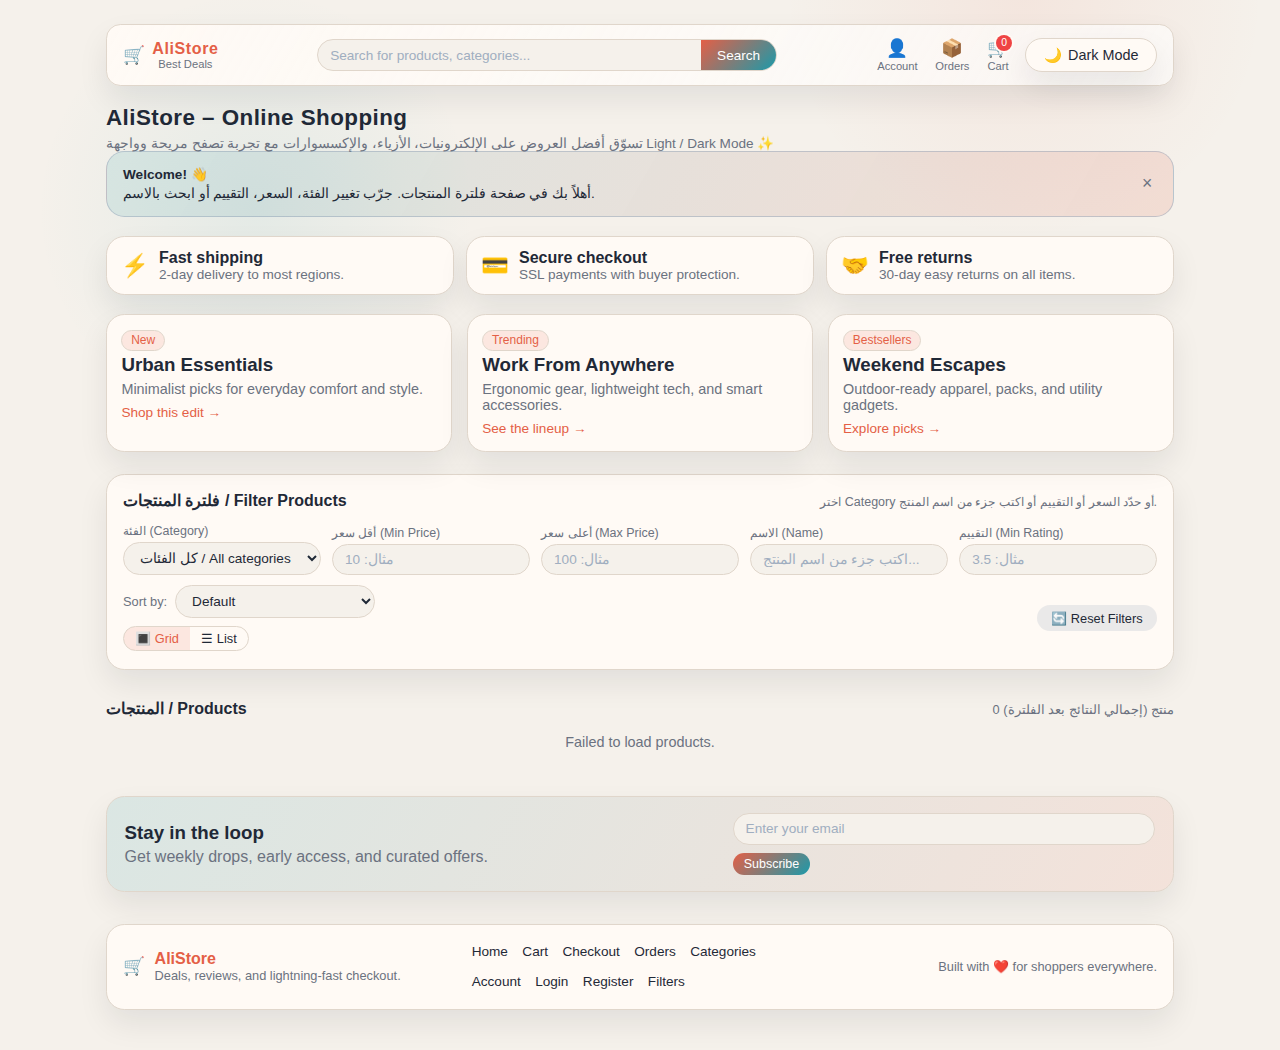
<file: index.html>
<!DOCTYPE html>
<html lang="en">
  <head>
    <meta charset="UTF-8" />
    <title>Products Filtering & UI</title>
    <meta name="viewport" content="width=device-width, initial-scale=1" />
    <link rel="stylesheet" href="style.css" />
  </head>
  <body>
    <div class="app">
      <nav class="navbar">
        <a class="navbar-left navbar-logo-link" href="index.html" aria-label="Go to home">
          <span class="navbar-logo">🛒</span>
          <div class="navbar-brand">
            <span class="navbar-brand-main">AliStore</span>
            <span class="navbar-brand-sub">Best Deals</span>
          </div>
        </a>

        <div class="navbar-center">
          <div class="navbar-search">
            <input
              type="text"
              id="navbarSearch"
              class="navbar-search-input"
              placeholder="Search for products, categories..."
            />
            <button id="navbarSearchBtn" class="navbar-search-btn">
              Search
            </button>
          </div>
        </div>

        <div class="navbar-right">
          <a class="navbar-action" href="account.html">
            <span class="navbar-action-icon">👤</span>
            <span class="navbar-action-text">Account</span>
          </a>
          <a class="navbar-action" href="orders.html">
            <span class="navbar-action-icon">📦</span>
            <span class="navbar-action-text">Orders</span>
          </a>
          <a class="navbar-action" href="cart.html" id="cartButton">
            <span class="navbar-action-icon">🛒</span>
            <span class="navbar-action-text">Cart</span>
            <span class="cart-count-badge" id="cartCount" hidden>0</span>
          </a>
          <button id="modeToggle" class="mode-toggle">
            <span class="mode-toggle-icon">🌙</span>
            <span id="modeToggleText">Dark Mode</span>
          </button>
        </div>
      </nav>

      <header>
        <div class="title-group">
          <h1>AliStore – Online Shopping</h1>
          <p>
            تسوّق أفضل العروض على الإلكترونيات، الأزياء، والإكسسوارات مع تجربة
            تصفح مريحة وواجهة Light / Dark Mode ✨
          </p>
        </div>
      </header>

      <!-- Welcome Message -->
      <div class="welcome-banner" id="welcomeBanner">
        <div class="welcome-banner-text">
          <strong>Welcome!</strong> 👋
          <br />
          أهلاً بك في صفحة فلترة المنتجات. جرّب تغيير الفئة، السعر، التقييم أو
          ابحث بالاسم.
        </div>
        <button
          class="welcome-close-btn"
          id="closeWelcomeBtn"
          aria-label="Close"
        >
          ×
        </button>
      </div>

      <section class="advantages-bar" aria-label="Store advantages">
        <div class="advantage-item">
          <span class="advantage-icon">⚡</span>
          <div>
            <div class="advantage-title">Fast shipping</div>
            <div class="advantage-desc">2-day delivery to most regions.</div>
          </div>
        </div>
        <div class="advantage-item">
          <span class="advantage-icon">💳</span>
          <div>
            <div class="advantage-title">Secure checkout</div>
            <div class="advantage-desc">SSL payments with buyer protection.</div>
          </div>
        </div>
        <div class="advantage-item">
          <span class="advantage-icon">🤝</span>
          <div>
            <div class="advantage-title">Free returns</div>
            <div class="advantage-desc">30-day easy returns on all items.</div>
          </div>
        </div>
      </section>

      <section class="collection-grid" aria-label="Featured collections">
        <article class="collection-card">
          <div class="collection-label">New</div>
          <h3>Urban Essentials</h3>
          <p>Minimalist picks for everyday comfort and style.</p>
          <a href="#products" class="btn-ghost-link">Shop this edit →</a>
        </article>
        <article class="collection-card">
          <div class="collection-label">Trending</div>
          <h3>Work From Anywhere</h3>
          <p>Ergonomic gear, lightweight tech, and smart accessories.</p>
          <a href="#products" class="btn-ghost-link">See the lineup →</a>
        </article>
        <article class="collection-card">
          <div class="collection-label">Bestsellers</div>
          <h3>Weekend Escapes</h3>
          <p>Outdoor-ready apparel, packs, and utility gadgets.</p>
          <a href="#products" class="btn-ghost-link">Explore picks →</a>
        </article>
      </section>

      <!-- Filters -->
      <section class="filters-card" id="filters">
        <div class="filters-header">
          <h2>فلترة المنتجات / Filter Products</h2>
          <p>
            اختر Category أو حدّد السعر أو التقييم أو اكتب جزء من اسم المنتج.
          </p>
        </div>

        <div class="filters-grid">
          <div class="filter-group">
            <label for="categoryFilter">الفئة (Category)</label>
            <select id="categoryFilter" class="filter-select">
              <option value="">كل الفئات / All categories</option>
            </select>
          </div>

          <div class="filter-group">
            <label for="minPrice">أقل سعر (Min Price)</label>
            <input
              type="number"
              id="minPrice"
              class="filter-input"
              placeholder="مثال: 10"
              min="0"
            />
          </div>

          <div class="filter-group">
            <label for="maxPrice">أعلى سعر (Max Price)</label>
            <input
              type="number"
              id="maxPrice"
              class="filter-input"
              placeholder="مثال: 100"
              min="0"
            />
          </div>

          <div class="filter-group">
            <label for="nameFilter">الاسم (Name)</label>
            <input
              type="text"
              id="nameFilter"
              class="filter-input"
              placeholder="اكتب جزء من اسم المنتج..."
            />
          </div>

          <!-- Rating Filter -->
          <div class="filter-group">
            <label for="ratingFilter">التقييم (Min Rating)</label>
            <input
              type="number"
              id="ratingFilter"
              class="filter-input"
              placeholder="مثال: 3.5"
              min="0"
              max="5"
              step="0.1"
            />
          </div>
        </div>

        <div class="filters-actions">
          <div class="filters-actions-left">
            <span>Sort by:</span>
            <select
              id="sortSelect"
              class="filter-select"
              style="max-width: 200px"
            >
              <option value="">Default</option>
              <option value="price-asc">Price: Low → High</option>
              <option value="price-desc">Price: High → Low</option>
              <option value="rating-desc">Rating: High → Low</option>
              <option value="name-asc">Name: A → Z</option>
            </select>

            <div class="view-toggle">
              <button id="gridViewBtn" class="view-btn is-active" type="button">
                🔳 Grid
              </button>
              <button id="listViewBtn" class="view-btn" type="button">
                ☰ List
              </button>
            </div>
          </div>

          <div class="filters-actions-right">
            <button class="btn-reset" id="resetFiltersBtn">
              🔄 Reset Filters
            </button>
          </div>
        </div>
      </section>

      <!-- Products -->
      <section id="products">
        <div class="products-section-header">
          <h2>المنتجات / Products</h2>
          <p class="products-count">
            <span id="productsCount">0</span> منتج (إجمالي النتائج بعد الفلترة)
          </p>
        </div>

        <div id="loadingMessage" class="loading">Loading products...</div>
        <div id="productsContainer" class="products-grid"></div>
        <div id="emptyState" class="empty-state" hidden>
          لا توجد منتجات مطابقة للفلترة الحالية. جرّب تغيير الشروط.
        </div>
        <div id="pagination" class="pagination"></div>
      </section>

      <section class="newsletter-card" aria-label="Newsletter signup">
        <div>
          <h3>Stay in the loop</h3>
          <p>Get weekly drops, early access, and curated offers.</p>
        </div>
        <form class="newsletter-form">
          <input
            type="email"
            name="email"
            placeholder="Enter your email"
            required
            class="filter-input"
          />
          <button type="submit" class="btn-add-cart">Subscribe</button>
        </form>
      </section>

      <footer class="site-footer">
        <div class="footer-brand">
          <span class="navbar-logo">🛒</span>
          <div>
            <div class="footer-title">AliStore</div>
            <div class="footer-subtitle">Deals, reviews, and lightning-fast checkout.</div>
          </div>
        </div>
        <div class="footer-links">
          <a href="index.html">Home</a>
          <a href="cart.html">Cart</a>
          <a href="payment.html">Checkout</a>
          <a href="orders.html">Orders</a>
          <a href="categories.html">Categories</a>
          <a href="account.html">Account</a>
          <a href="login.html">Login</a>
          <a href="register.html">Register</a>
          <a href="#filters">Filters</a>
        </div>
        <div class="footer-note">Built with ❤️ for shoppers everywhere.</div>
      </footer>
    </div>

    <script src="script.js"></script>
  </body>
</html>
</file>
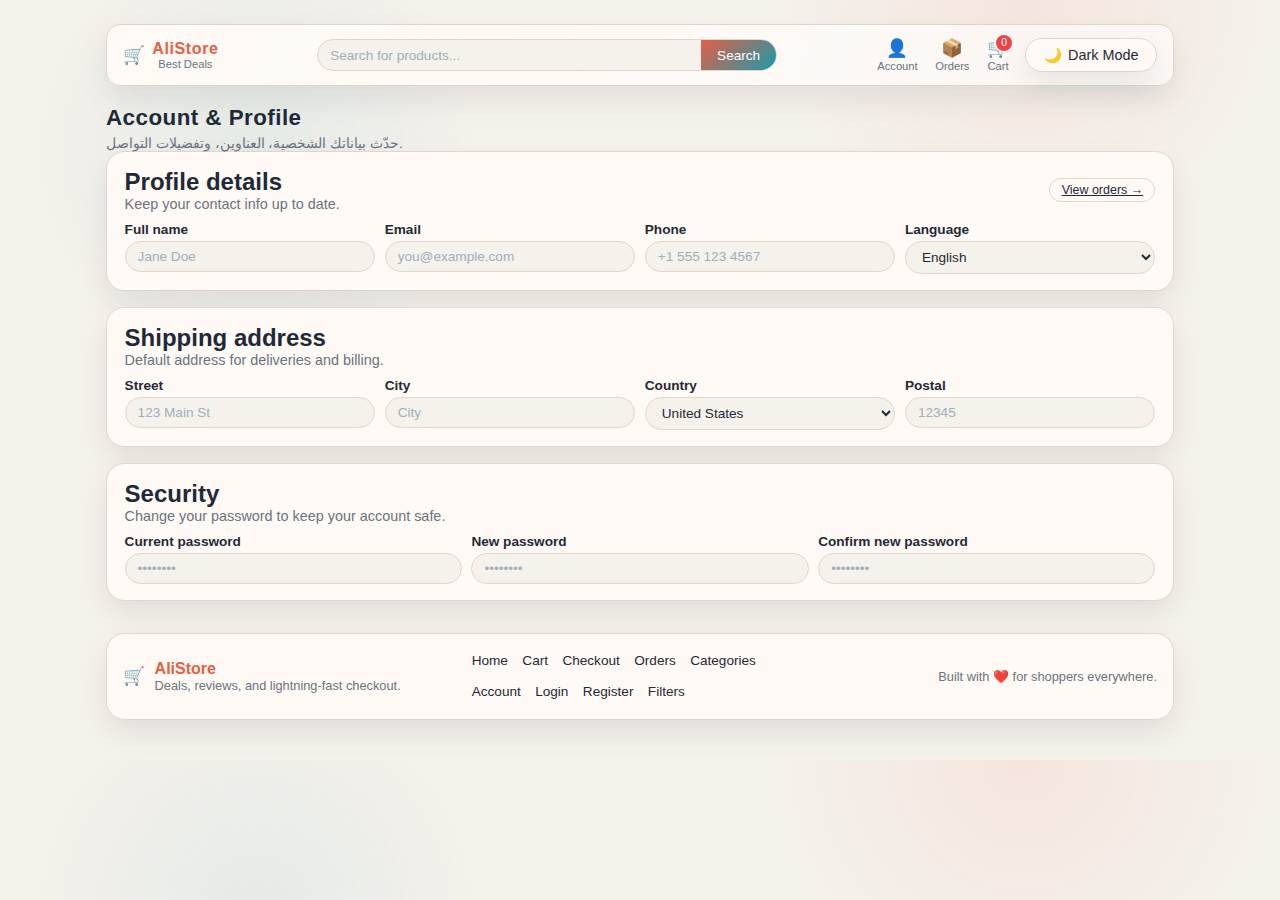
<file: account.html>
<!DOCTYPE html>
<html lang="en">
  <head>
    <meta charset="UTF-8" />
    <title>AliStore – Account</title>
    <meta name="viewport" content="width=device-width, initial-scale=1" />
    <link rel="stylesheet" href="style.css" />
  </head>
  <body>
    <div class="app">
      <nav class="navbar">
        <a class="navbar-left navbar-logo-link" href="index.html" aria-label="Go to home">
          <span class="navbar-logo">🛒</span>
          <div class="navbar-brand">
            <span class="navbar-brand-main">AliStore</span>
            <span class="navbar-brand-sub">Best Deals</span>
          </div>
        </a>

        <div class="navbar-center">
          <div class="navbar-search">
            <input
              type="text"
              class="navbar-search-input"
              placeholder="Search for products..."
              disabled
            />
            <button class="navbar-search-btn" disabled>Search</button>
          </div>
        </div>

        <div class="navbar-right">
          <a class="navbar-action" href="account.html">
            <span class="navbar-action-icon">👤</span>
            <span class="navbar-action-text">Account</span>
          </a>
          <a class="navbar-action" href="orders.html">
            <span class="navbar-action-icon">📦</span>
            <span class="navbar-action-text">Orders</span>
          </a>
          <a class="navbar-action" href="cart.html" id="cartButton">
            <span class="navbar-action-icon">🛒</span>
            <span class="navbar-action-text">Cart</span>
            <span class="cart-count-badge" id="cartCount" hidden>0</span>
          </a>
          <button id="modeToggle" class="mode-toggle">
            <span class="mode-toggle-icon">🌙</span>
            <span id="modeToggleText">Dark Mode</span>
          </button>
        </div>
      </nav>

      <header>
        <div class="title-group">
          <h1>Account & Profile</h1>
          <p>حدّث بياناتك الشخصية، العناوين، وتفضيلات التواصل.</p>
        </div>
      </header>

      <section class="page-card">
        <div class="section-header">
          <div>
            <h2>Profile details</h2>
            <p class="muted">Keep your contact info up to date.</p>
          </div>
          <a href="orders.html" class="btn-details">View orders →</a>
        </div>

        <form class="form-grid">
          <label class="form-field">
            <span>Full name</span>
            <input type="text" class="filter-input" placeholder="Jane Doe" required />
          </label>
          <label class="form-field">
            <span>Email</span>
            <input type="email" class="filter-input" placeholder="you@example.com" required />
          </label>
          <label class="form-field">
            <span>Phone</span>
            <input type="tel" class="filter-input" placeholder="+1 555 123 4567" />
          </label>
          <label class="form-field">
            <span>Language</span>
            <select class="filter-select">
              <option>English</option>
              <option>Arabic</option>
              <option>French</option>
            </select>
          </label>
        </form>
      </section>

      <section class="page-card">
        <div class="section-header">
          <div>
            <h2>Shipping address</h2>
            <p class="muted">Default address for deliveries and billing.</p>
          </div>
        </div>

        <form class="form-grid">
          <label class="form-field">
            <span>Street</span>
            <input type="text" class="filter-input" placeholder="123 Main St" />
          </label>
          <label class="form-field">
            <span>City</span>
            <input type="text" class="filter-input" placeholder="City" />
          </label>
          <label class="form-field">
            <span>Country</span>
            <select class="filter-select">
              <option>United States</option>
              <option>Saudi Arabia</option>
              <option>Egypt</option>
              <option>UAE</option>
            </select>
          </label>
          <label class="form-field">
            <span>Postal</span>
            <input type="text" class="filter-input" placeholder="12345" />
          </label>
        </form>
      </section>

      <section class="page-card">
        <div class="section-header">
          <div>
            <h2>Security</h2>
            <p class="muted">Change your password to keep your account safe.</p>
          </div>
        </div>

        <form class="form-grid">
          <label class="form-field">
            <span>Current password</span>
            <input type="password" class="filter-input" placeholder="••••••••" />
          </label>
          <label class="form-field">
            <span>New password</span>
            <input type="password" class="filter-input" placeholder="••••••••" />
          </label>
          <label class="form-field">
            <span>Confirm new password</span>
            <input type="password" class="filter-input" placeholder="••••••••" />
          </label>
        </form>
      </section>

      <footer class="site-footer">
        <div class="footer-brand">
          <span class="navbar-logo">🛒</span>
          <div>
            <div class="footer-title">AliStore</div>
            <div class="footer-subtitle">Deals, reviews, and lightning-fast checkout.</div>
          </div>
        </div>
        <div class="footer-links">
          <a href="index.html">Home</a>
          <a href="cart.html">Cart</a>
          <a href="payment.html">Checkout</a>
          <a href="orders.html">Orders</a>
          <a href="categories.html">Categories</a>
          <a href="account.html">Account</a>
          <a href="login.html">Login</a>
          <a href="register.html">Register</a>
          <a href="index.html#filters">Filters</a>
        </div>
        <div class="footer-note">Built with ❤️ for shoppers everywhere.</div>
      </footer>
    </div>

    <script src="page-common.js"></script>
  </body>
</html>
</file>
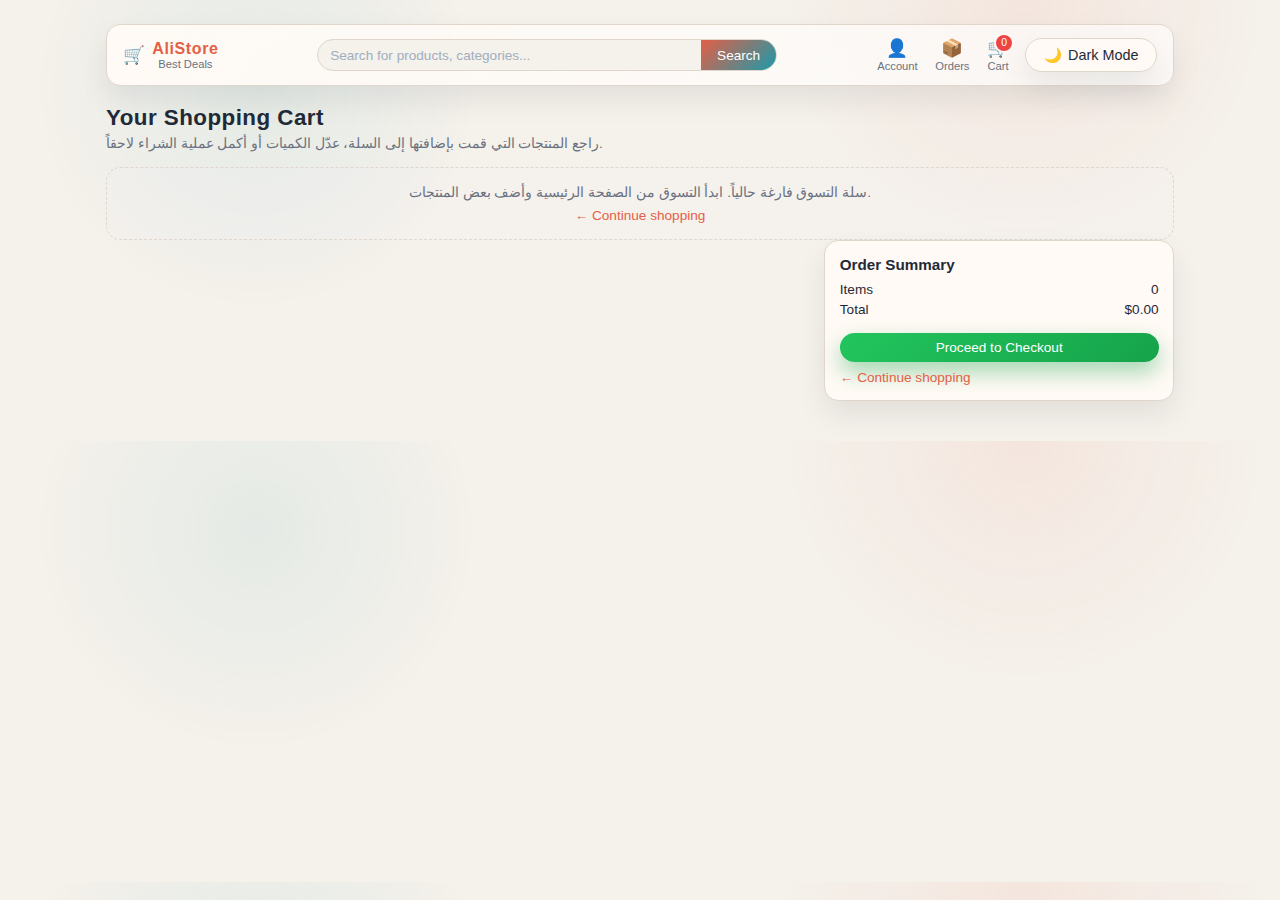
<file: cart.html>
<!DOCTYPE html>
<html lang="en">
  <head>
    <meta charset="UTF-8" />
    <title>AliStore – Cart</title>
    <meta name="viewport" content="width=device-width, initial-scale=1" />
    <link rel="stylesheet" href="style.css" />
  </head>
  <body>
    <div class="app">
      <nav class="navbar">
        <div class="navbar-left">
          <span class="navbar-logo">🛒</span>
          <div class="navbar-brand">
            <span class="navbar-brand-main">AliStore</span>
            <span class="navbar-brand-sub">Best Deals</span>
          </div>
        </div>

        <div class="navbar-center">
          <div class="navbar-search">
            <input
              type="text"
              class="navbar-search-input"
              placeholder="Search for products, categories..."
              disabled
            />
            <button class="navbar-search-btn" disabled>Search</button>
          </div>
        </div>

        <div class="navbar-right">
          <button class="navbar-action" type="button">
            <span class="navbar-action-icon">👤</span>
            <span class="navbar-action-text">Account</span>
          </button>
          <button class="navbar-action" type="button">
            <span class="navbar-action-icon">📦</span>
            <span class="navbar-action-text">Orders</span>
          </button>
          <a class="navbar-action" href="cart.html" id="cartButton">
            <span class="navbar-action-icon">🛒</span>
            <span class="navbar-action-text">Cart</span>
            <span class="cart-count-badge" id="cartCount" hidden>0</span>
          </a>
          <button id="modeToggle" class="mode-toggle">
            <span class="mode-toggle-icon">🌙</span>
            <span id="modeToggleText">Dark Mode</span>
          </button>
        </div>
      </nav>

      <header>
        <div class="title-group">
          <h1>Your Shopping Cart</h1>
          <p>
            راجع المنتجات التي قمت بإضافتها إلى السلة، عدّل الكميات أو أكمل عملية
            الشراء لاحقاً.
          </p>
        </div>
      </header>

      <section class="cart-page">
        <div id="cartLoading" class="loading">Loading your cart...</div>

        <div id="cartEmpty" class="empty-state" hidden>
          سلة التسوق فارغة حالياً. ابدأ التسوق من الصفحة الرئيسية وأضف بعض
          المنتجات.
          <br />
          <a href="index.html" class="btn-ghost-link">← Continue shopping</a>
        </div>

        <div id="cartContent" class="cart-content" hidden>
          <div class="cart-items" id="cartItems"></div>

          <aside class="cart-summary" id="cartSummary">
            <h2>Order Summary</h2>
            <div class="cart-summary-row">
              <span>Items</span>
              <span id="cartCountSummary">0</span>
            </div>
            <div class="cart-summary-row">
              <span>Total</span>
              <span id="cartTotal">$0.00</span>
            </div>
            <button class="btn-checkout" type="button">Proceed to Checkout</button>
            <a href="index.html" class="btn-ghost-link">← Continue shopping</a>
          </aside>
        </div>
      </section>
    </div>

    <script src="cart.js"></script>
  </body>
</html>
</file>
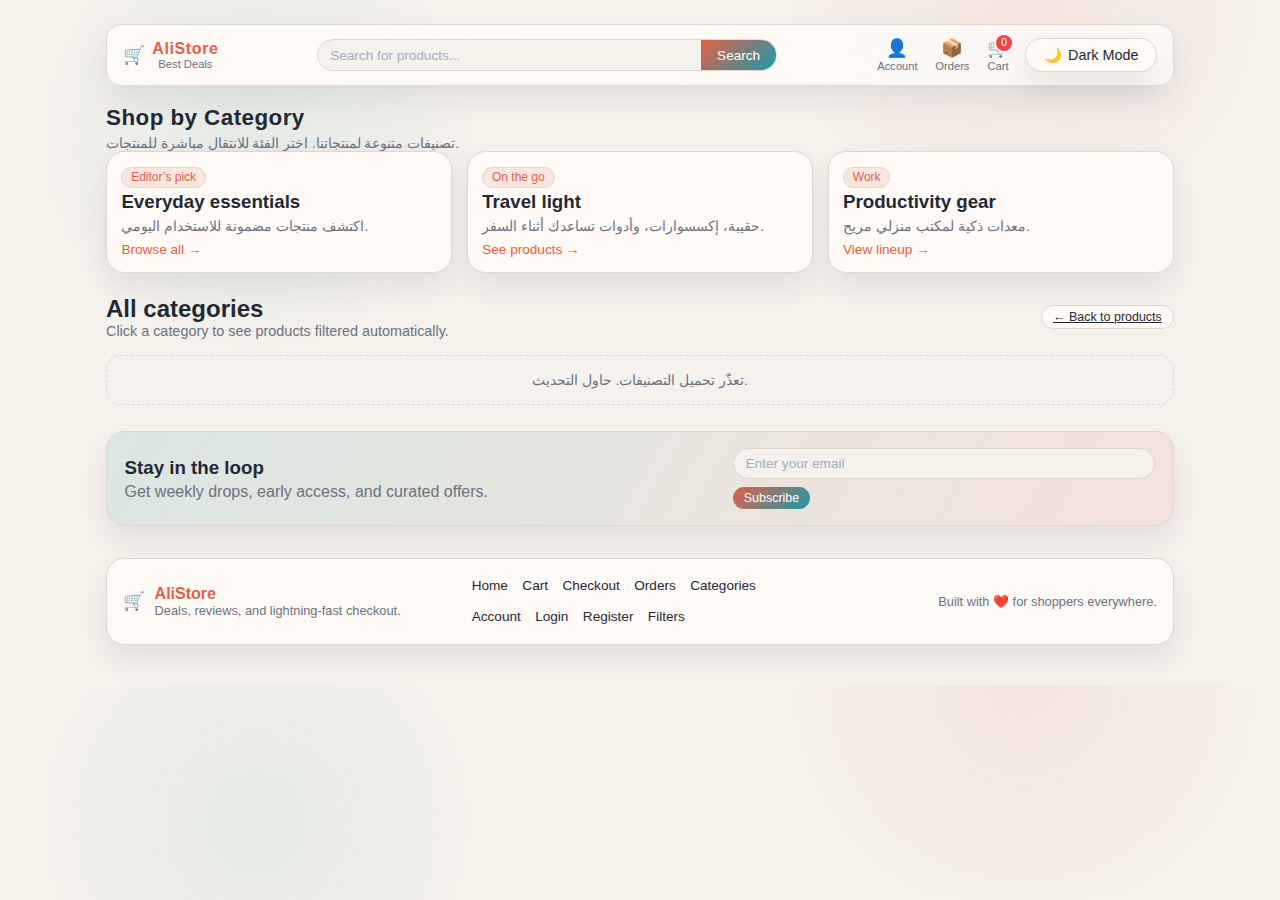
<file: categories.html>
<!DOCTYPE html>
<html lang="en">
  <head>
    <meta charset="UTF-8" />
    <title>AliStore – Categories</title>
    <meta name="viewport" content="width=device-width, initial-scale=1" />
    <link rel="stylesheet" href="style.css" />
  </head>
  <body>
    <div class="app">
      <nav class="navbar">
        <a class="navbar-left navbar-logo-link" href="index.html" aria-label="Go to home">
          <span class="navbar-logo">🛒</span>
          <div class="navbar-brand">
            <span class="navbar-brand-main">AliStore</span>
            <span class="navbar-brand-sub">Best Deals</span>
          </div>
        </a>

        <div class="navbar-center">
          <div class="navbar-search">
            <input
              type="text"
              class="navbar-search-input"
              placeholder="Search for products..."
              disabled
            />
            <button class="navbar-search-btn" disabled>Search</button>
          </div>
        </div>

        <div class="navbar-right">
          <a class="navbar-action" href="account.html">
            <span class="navbar-action-icon">👤</span>
            <span class="navbar-action-text">Account</span>
          </a>
          <a class="navbar-action" href="orders.html">
            <span class="navbar-action-icon">📦</span>
            <span class="navbar-action-text">Orders</span>
          </a>
          <a class="navbar-action" href="cart.html" id="cartButton">
            <span class="navbar-action-icon">🛒</span>
            <span class="navbar-action-text">Cart</span>
            <span class="cart-count-badge" id="cartCount" hidden>0</span>
          </a>
          <button id="modeToggle" class="mode-toggle">
            <span class="mode-toggle-icon">🌙</span>
            <span id="modeToggleText">Dark Mode</span>
          </button>
        </div>
      </nav>

      <header>
        <div class="title-group">
          <h1>Shop by Category</h1>
          <p>تصنيفات متنوعة لمنتجاتنا. اختر الفئة للانتقال مباشرة للمنتجات.</p>
        </div>
      </header>

      <section class="collection-grid" aria-label="Featured collections">
        <article class="collection-card">
          <div class="collection-label">Editor’s pick</div>
          <h3>Everyday essentials</h3>
          <p>اكتشف منتجات مضمونة للاستخدام اليومي.</p>
          <a href="index.html" class="btn-ghost-link">Browse all →</a>
        </article>
        <article class="collection-card">
          <div class="collection-label">On the go</div>
          <h3>Travel light</h3>
          <p>حقيبة، إكسسوارات، وأدوات تساعدك أثناء السفر.</p>
          <a href="index.html" class="btn-ghost-link">See products →</a>
        </article>
        <article class="collection-card">
          <div class="collection-label">Work</div>
          <h3>Productivity gear</h3>
          <p>معدات ذكية لمكتب منزلي مريح.</p>
          <a href="index.html" class="btn-ghost-link">View lineup →</a>
        </article>
      </section>

      <section class="category-section">
        <div class="section-header">
          <div>
            <h2>All categories</h2>
            <p class="muted">Click a category to see products filtered automatically.</p>
          </div>
          <a href="index.html" class="btn-details">← Back to products</a>
        </div>

        <div id="categoriesLoading" class="loading">Loading categories...</div>
        <div id="categoriesError" class="empty-state" hidden>
          تعذّر تحميل التصنيفات. حاول التحديث.
        </div>
        <div id="categoriesGrid" class="category-grid" hidden></div>
      </section>

      <section class="newsletter-card" aria-label="Newsletter signup">
        <div>
          <h3>Stay in the loop</h3>
          <p>Get weekly drops, early access, and curated offers.</p>
        </div>
        <form class="newsletter-form">
          <input
            type="email"
            name="email"
            placeholder="Enter your email"
            required
            class="filter-input"
          />
          <button type="submit" class="btn-add-cart">Subscribe</button>
        </form>
      </section>

      <footer class="site-footer">
        <div class="footer-brand">
          <span class="navbar-logo">🛒</span>
          <div>
            <div class="footer-title">AliStore</div>
            <div class="footer-subtitle">Deals, reviews, and lightning-fast checkout.</div>
          </div>
        </div>
        <div class="footer-links">
          <a href="index.html">Home</a>
          <a href="cart.html">Cart</a>
          <a href="payment.html">Checkout</a>
          <a href="orders.html">Orders</a>
          <a href="categories.html">Categories</a>
          <a href="account.html">Account</a>
          <a href="login.html">Login</a>
          <a href="register.html">Register</a>
          <a href="index.html#filters">Filters</a>
        </div>
        <div class="footer-note">Built with ❤️ for shoppers everywhere.</div>
      </footer>
    </div>

    <script src="page-common.js"></script>
    <script src="categories.js"></script>
  </body>
</html>
</file>
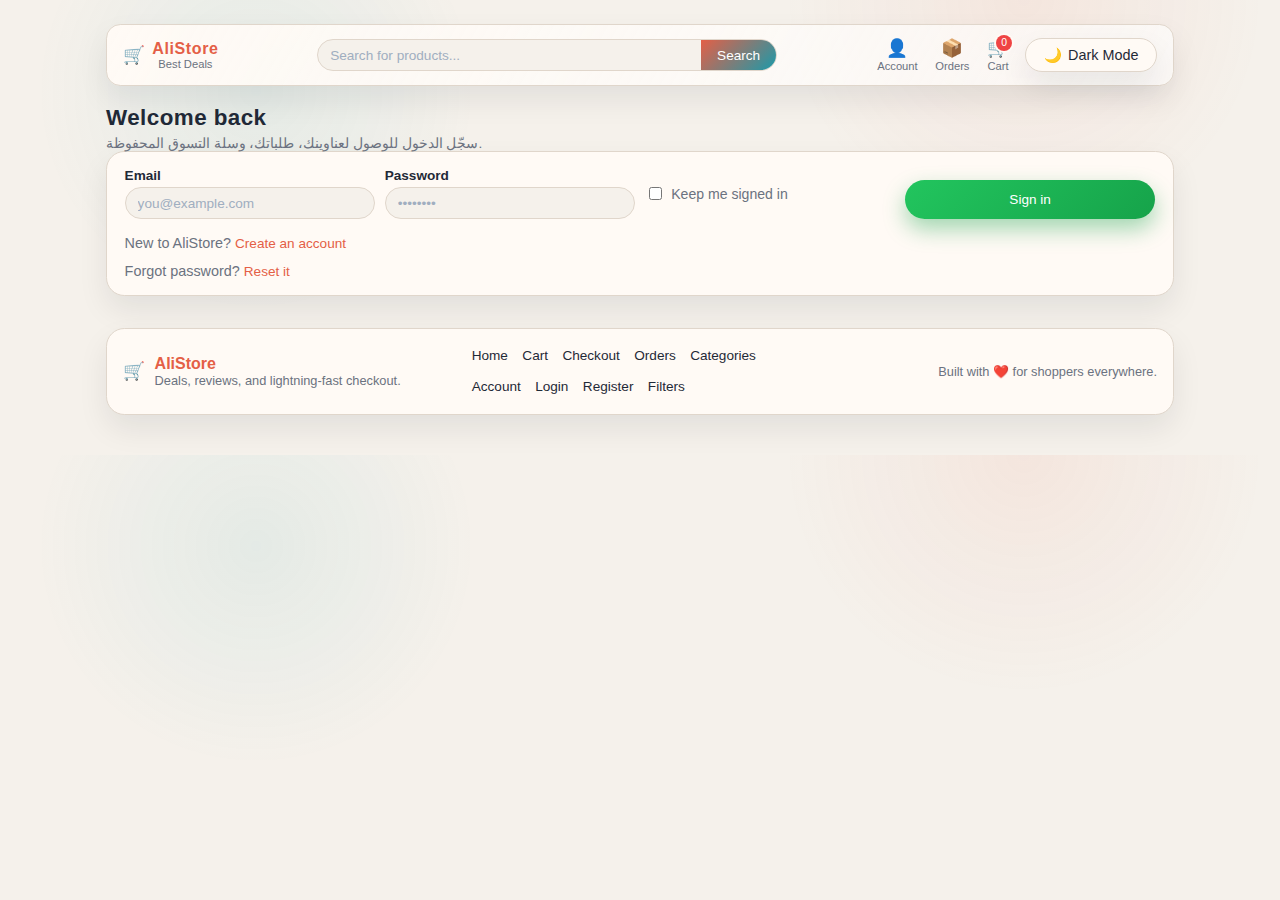
<file: login.html>
<!DOCTYPE html>
<html lang="en">
  <head>
    <meta charset="UTF-8" />
    <title>AliStore – Login</title>
    <meta name="viewport" content="width=device-width, initial-scale=1" />
    <link rel="stylesheet" href="style.css" />
  </head>
  <body>
    <div class="app">
      <nav class="navbar">
        <a class="navbar-left navbar-logo-link" href="index.html" aria-label="Go to home">
          <span class="navbar-logo">🛒</span>
          <div class="navbar-brand">
            <span class="navbar-brand-main">AliStore</span>
            <span class="navbar-brand-sub">Best Deals</span>
          </div>
        </a>

        <div class="navbar-center">
          <div class="navbar-search">
            <input
              type="text"
              class="navbar-search-input"
              placeholder="Search for products..."
              disabled
            />
            <button class="navbar-search-btn" disabled>Search</button>
          </div>
        </div>

        <div class="navbar-right">
          <a class="navbar-action" href="account.html">
            <span class="navbar-action-icon">👤</span>
            <span class="navbar-action-text">Account</span>
          </a>
          <a class="navbar-action" href="orders.html">
            <span class="navbar-action-icon">📦</span>
            <span class="navbar-action-text">Orders</span>
          </a>
          <a class="navbar-action" href="cart.html" id="cartButton">
            <span class="navbar-action-icon">🛒</span>
            <span class="navbar-action-text">Cart</span>
            <span class="cart-count-badge" id="cartCount" hidden>0</span>
          </a>
          <button id="modeToggle" class="mode-toggle">
            <span class="mode-toggle-icon">🌙</span>
            <span id="modeToggleText">Dark Mode</span>
          </button>
        </div>
      </nav>

      <header>
        <div class="title-group">
          <h1>Welcome back</h1>
          <p>سجّل الدخول للوصول لعناوينك، طلباتك، وسلة التسوق المحفوظة.</p>
        </div>
      </header>

      <section class="auth-card">
        <form class="form-grid">
          <label class="form-field">
            <span>Email</span>
            <input type="email" class="filter-input" placeholder="you@example.com" required />
          </label>
          <label class="form-field">
            <span>Password</span>
            <input type="password" class="filter-input" placeholder="••••••••" required />
          </label>
          <label class="checkbox-field">
            <input type="checkbox" />
            <span>Keep me signed in</span>
          </label>
          <button class="btn-checkout full-width" type="submit">Sign in</button>
        </form>
        <p class="muted" style="margin-top: 0.6rem">
          New to AliStore?
          <a href="register.html" class="btn-ghost-link">Create an account</a>
        </p>
        <p class="muted" style="margin-top: 0.3rem">
          Forgot password? <a href="#" class="btn-ghost-link">Reset it</a>
        </p>
      </section>

      <footer class="site-footer">
        <div class="footer-brand">
          <span class="navbar-logo">🛒</span>
          <div>
            <div class="footer-title">AliStore</div>
            <div class="footer-subtitle">Deals, reviews, and lightning-fast checkout.</div>
          </div>
        </div>
        <div class="footer-links">
          <a href="index.html">Home</a>
          <a href="cart.html">Cart</a>
          <a href="payment.html">Checkout</a>
          <a href="orders.html">Orders</a>
          <a href="categories.html">Categories</a>
          <a href="account.html">Account</a>
          <a href="login.html">Login</a>
          <a href="register.html">Register</a>
          <a href="index.html#filters">Filters</a>
        </div>
        <div class="footer-note">Built with ❤️ for shoppers everywhere.</div>
      </footer>
    </div>

    <script src="page-common.js"></script>
  </body>
</html>
</file>
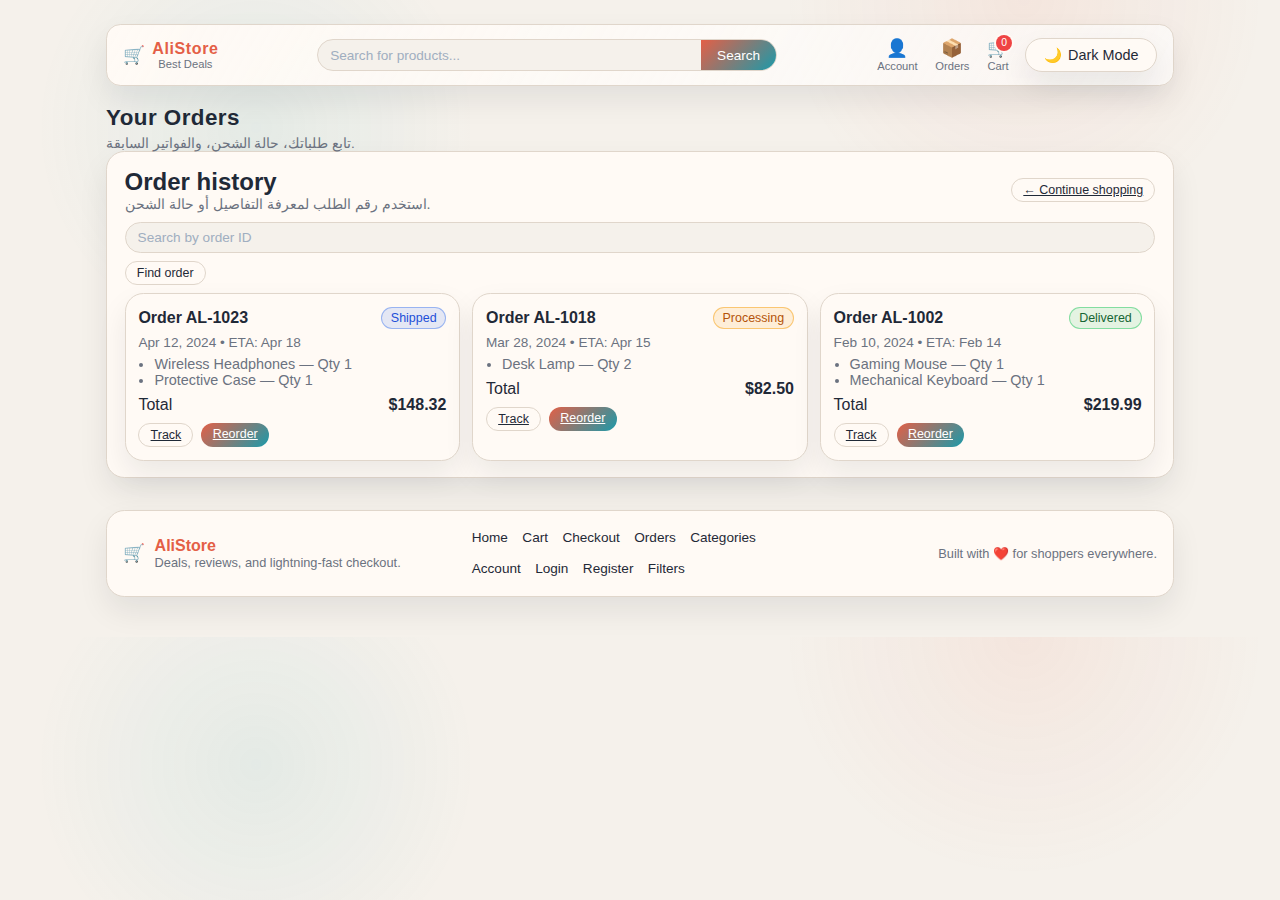
<file: orders.html>
<!DOCTYPE html>
<html lang="en">
  <head>
    <meta charset="UTF-8" />
    <title>AliStore – Orders</title>
    <meta name="viewport" content="width=device-width, initial-scale=1" />
    <link rel="stylesheet" href="style.css" />
  </head>
  <body>
    <div class="app">
      <nav class="navbar">
        <a class="navbar-left navbar-logo-link" href="index.html" aria-label="Go to home">
          <span class="navbar-logo">🛒</span>
          <div class="navbar-brand">
            <span class="navbar-brand-main">AliStore</span>
            <span class="navbar-brand-sub">Best Deals</span>
          </div>
        </a>

        <div class="navbar-center">
          <div class="navbar-search">
            <input
              type="text"
              class="navbar-search-input"
              placeholder="Search for products..."
              disabled
            />
            <button class="navbar-search-btn" disabled>Search</button>
          </div>
        </div>

        <div class="navbar-right">
          <a class="navbar-action" href="account.html">
            <span class="navbar-action-icon">👤</span>
            <span class="navbar-action-text">Account</span>
          </a>
          <a class="navbar-action" href="orders.html">
            <span class="navbar-action-icon">📦</span>
            <span class="navbar-action-text">Orders</span>
          </a>
          <a class="navbar-action" href="cart.html" id="cartButton">
            <span class="navbar-action-icon">🛒</span>
            <span class="navbar-action-text">Cart</span>
            <span class="cart-count-badge" id="cartCount" hidden>0</span>
          </a>
          <button id="modeToggle" class="mode-toggle">
            <span class="mode-toggle-icon">🌙</span>
            <span id="modeToggleText">Dark Mode</span>
          </button>
        </div>
      </nav>

      <header>
        <div class="title-group">
          <h1>Your Orders</h1>
          <p>تابع طلباتك، حالة الشحن، والفواتير السابقة.</p>
        </div>
      </header>

      <section class="page-card">
        <div class="section-header">
          <div>
            <h2>Order history</h2>
            <p class="muted">استخدم رقم الطلب لمعرفة التفاصيل أو حالة الشحن.</p>
          </div>
          <a href="index.html" class="btn-details">← Continue shopping</a>
        </div>

        <div class="order-track">
          <input
            type="text"
            class="filter-input"
            placeholder="Search by order ID"
            id="orderSearch"
          />
          <button class="btn-details" id="orderSearchBtn">Find order</button>
        </div>

        <div id="ordersList" class="orders-list"></div>
        <div id="ordersEmpty" class="empty-state" hidden>
          لا توجد طلبات حتى الآن.
          <br />
          <a href="index.html" class="btn-ghost-link">← Shop now</a>
        </div>
      </section>

      <footer class="site-footer">
        <div class="footer-brand">
          <span class="navbar-logo">🛒</span>
          <div>
            <div class="footer-title">AliStore</div>
            <div class="footer-subtitle">Deals, reviews, and lightning-fast checkout.</div>
          </div>
        </div>
        <div class="footer-links">
          <a href="index.html">Home</a>
          <a href="cart.html">Cart</a>
          <a href="payment.html">Checkout</a>
          <a href="orders.html">Orders</a>
          <a href="categories.html">Categories</a>
          <a href="account.html">Account</a>
          <a href="login.html">Login</a>
          <a href="register.html">Register</a>
          <a href="index.html#filters">Filters</a>
        </div>
        <div class="footer-note">Built with ❤️ for shoppers everywhere.</div>
      </footer>
    </div>

    <script src="page-common.js"></script>
    <script src="orders.js"></script>
  </body>
</html>
</file>
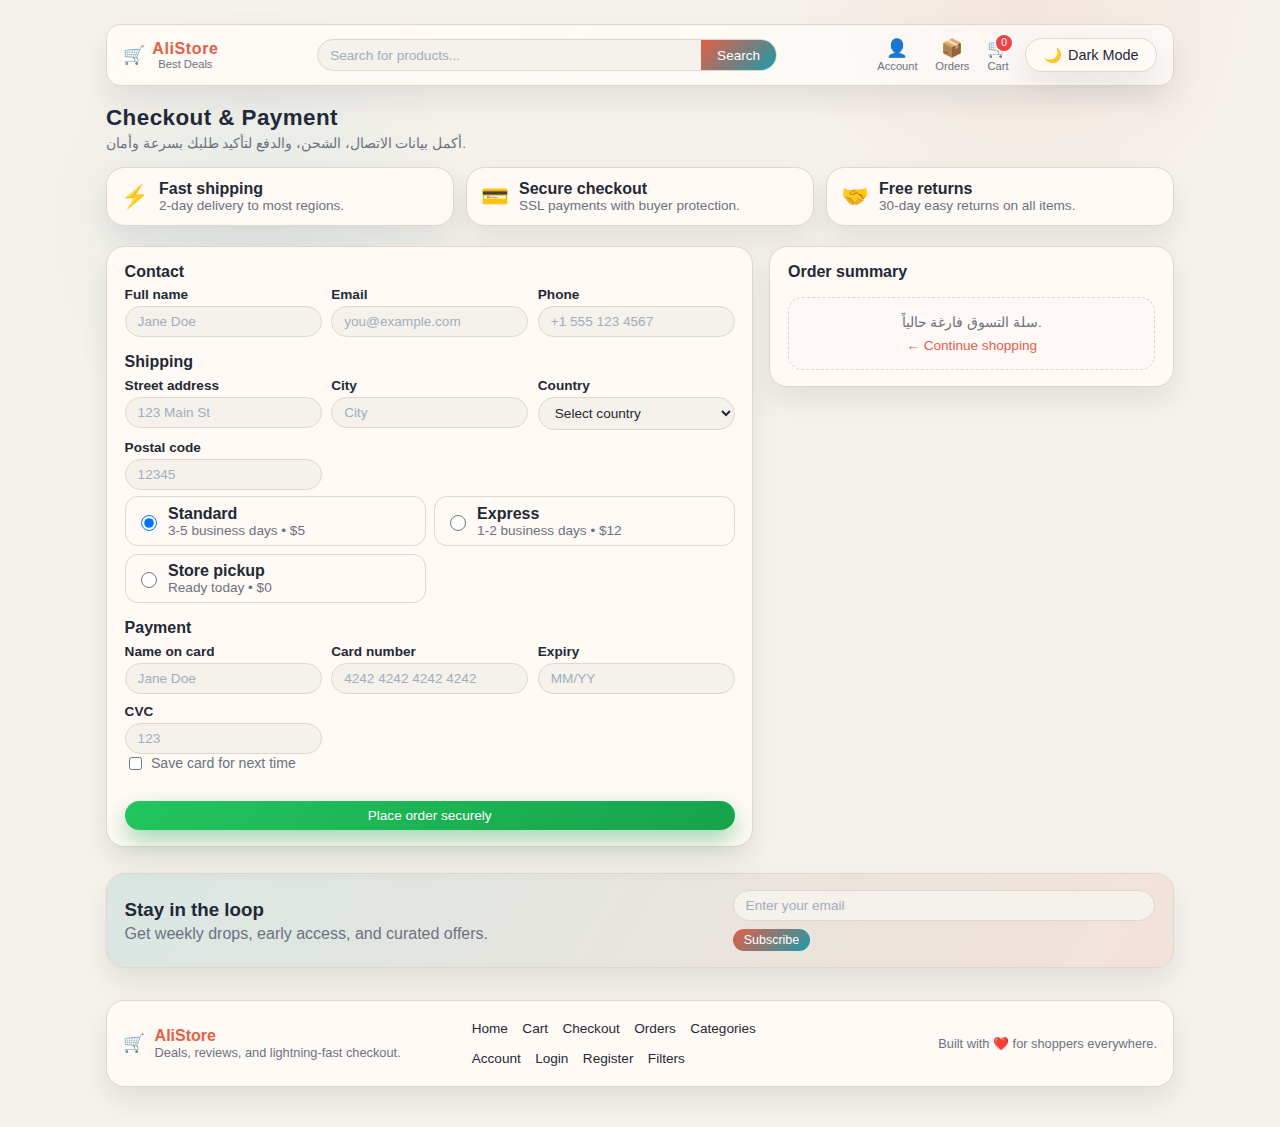
<file: payment.html>
<!DOCTYPE html>
<html lang="en">
  <head>
    <meta charset="UTF-8" />
    <title>AliStore – Checkout & Payment</title>
    <meta name="viewport" content="width=device-width, initial-scale=1" />
    <link rel="stylesheet" href="style.css" />
  </head>
  <body>
    <div class="app">
      <nav class="navbar">
        <a class="navbar-left navbar-logo-link" href="index.html" aria-label="Go to home">
          <span class="navbar-logo">🛒</span>
          <div class="navbar-brand">
            <span class="navbar-brand-main">AliStore</span>
            <span class="navbar-brand-sub">Best Deals</span>
          </div>
        </a>

        <div class="navbar-center">
          <div class="navbar-search">
            <input
              type="text"
              class="navbar-search-input"
              placeholder="Search for products..."
              disabled
            />
            <button class="navbar-search-btn" disabled>Search</button>
          </div>
        </div>

        <div class="navbar-right">
          <a class="navbar-action" href="account.html">
            <span class="navbar-action-icon">👤</span>
            <span class="navbar-action-text">Account</span>
          </a>
          <a class="navbar-action" href="orders.html">
            <span class="navbar-action-icon">📦</span>
            <span class="navbar-action-text">Orders</span>
          </a>
          <a class="navbar-action" href="cart.html" id="cartButton">
            <span class="navbar-action-icon">🛒</span>
            <span class="navbar-action-text">Cart</span>
            <span class="cart-count-badge" id="cartCount" hidden>0</span>
          </a>
          <button id="modeToggle" class="mode-toggle">
            <span class="mode-toggle-icon">🌙</span>
            <span id="modeToggleText">Dark Mode</span>
          </button>
        </div>
      </nav>

      <header>
        <div class="title-group">
          <h1>Checkout & Payment</h1>
          <p>أكمل بيانات الاتصال، الشحن، والدفع لتأكيد طلبك بسرعة وأمان.</p>
        </div>
      </header>

      <section class="advantages-bar" aria-label="Store advantages">
        <div class="advantage-item">
          <span class="advantage-icon">⚡</span>
          <div>
            <div class="advantage-title">Fast shipping</div>
            <div class="advantage-desc">2-day delivery to most regions.</div>
          </div>
        </div>
        <div class="advantage-item">
          <span class="advantage-icon">💳</span>
          <div>
            <div class="advantage-title">Secure checkout</div>
            <div class="advantage-desc">SSL payments with buyer protection.</div>
          </div>
        </div>
        <div class="advantage-item">
          <span class="advantage-icon">🤝</span>
          <div>
            <div class="advantage-title">Free returns</div>
            <div class="advantage-desc">30-day easy returns on all items.</div>
          </div>
        </div>
      </section>

      <section class="checkout-page">
        <div class="checkout-form-card">
          <div id="checkoutSuccess" class="alert-success" hidden>
            ✅ Thanks! Your order is confirmed. A receipt was sent to your email.
          </div>

          <form id="checkoutForm">
            <div class="form-section">
              <div class="form-section-title">Contact</div>
              <div class="form-grid">
                <label class="form-field">
                  <span>Full name</span>
                  <input
                    type="text"
                    name="fullName"
                    class="filter-input"
                    placeholder="Jane Doe"
                    required
                  />
                </label>
                <label class="form-field">
                  <span>Email</span>
                  <input
                    type="email"
                    name="email"
                    class="filter-input"
                    placeholder="you@example.com"
                    required
                  />
                </label>
                <label class="form-field">
                  <span>Phone</span>
                  <input
                    type="tel"
                    name="phone"
                    class="filter-input"
                    placeholder="+1 555 123 4567"
                    required
                  />
                </label>
              </div>
            </div>

            <div class="form-section">
              <div class="form-section-title">Shipping</div>
              <div class="form-grid">
                <label class="form-field">
                  <span>Street address</span>
                  <input
                    type="text"
                    name="address"
                    class="filter-input"
                    placeholder="123 Main St"
                    required
                  />
                </label>
                <label class="form-field">
                  <span>City</span>
                  <input
                    type="text"
                    name="city"
                    class="filter-input"
                    placeholder="City"
                    required
                  />
                </label>
                <label class="form-field">
                  <span>Country</span>
                  <select name="country" class="filter-select" required>
                    <option value="">Select country</option>
                    <option value="US">United States</option>
                    <option value="CA">Canada</option>
                    <option value="UK">United Kingdom</option>
                    <option value="SA">Saudi Arabia</option>
                    <option value="EG">Egypt</option>
                    <option value="AE">UAE</option>
                  </select>
                </label>
                <label class="form-field">
                  <span>Postal code</span>
                  <input
                    type="text"
                    name="postal"
                    class="filter-input"
                    placeholder="12345"
                    required
                  />
                </label>
              </div>

              <div class="shipping-methods">
                <label class="radio-card">
                  <input type="radio" name="shippingMethod" value="standard" checked />
                  <div>
                    <div class="radio-title">Standard</div>
                    <div class="radio-desc">3-5 business days • $5</div>
                  </div>
                </label>
                <label class="radio-card">
                  <input type="radio" name="shippingMethod" value="express" />
                  <div>
                    <div class="radio-title">Express</div>
                    <div class="radio-desc">1-2 business days • $12</div>
                  </div>
                </label>
                <label class="radio-card">
                  <input type="radio" name="shippingMethod" value="pickup" />
                  <div>
                    <div class="radio-title">Store pickup</div>
                    <div class="radio-desc">Ready today • $0</div>
                  </div>
                </label>
              </div>
            </div>

            <div class="form-section">
              <div class="form-section-title">Payment</div>
              <div class="form-grid">
                <label class="form-field">
                  <span>Name on card</span>
                  <input
                    type="text"
                    name="cardName"
                    class="filter-input"
                    placeholder="Jane Doe"
                    required
                  />
                </label>
                <label class="form-field">
                  <span>Card number</span>
                  <input
                    type="text"
                    name="cardNumber"
                    class="filter-input"
                    inputmode="numeric"
                    pattern="[0-9 ]{12,19}"
                    placeholder="4242 4242 4242 4242"
                    required
                  />
                </label>
                <label class="form-field">
                  <span>Expiry</span>
                  <input
                    type="text"
                    name="expiry"
                    class="filter-input"
                    placeholder="MM/YY"
                    required
                  />
                </label>
                <label class="form-field">
                  <span>CVC</span>
                  <input
                    type="text"
                    name="cvc"
                    class="filter-input"
                    inputmode="numeric"
                    pattern="[0-9]{3,4}"
                    placeholder="123"
                    required
                  />
                </label>
              </div>

              <label class="checkbox-field">
                <input type="checkbox" name="saveCard" />
                <span>Save card for next time</span>
              </label>
            </div>

            <button type="submit" class="btn-checkout full-width" id="placeOrderBtn">
              Place order securely
            </button>
          </form>
        </div>

        <aside class="order-summary-card" id="orderSummary">
          <div class="form-section-title">Order summary</div>
          <div id="summaryLoading" class="loading">Loading your items...</div>
          <div id="summaryEmpty" class="empty-state" hidden>
            سلة التسوق فارغة حالياً.
            <br />
            <a href="index.html" class="btn-ghost-link">← Continue shopping</a>
          </div>
          <div id="summaryContent" hidden>
            <div id="summaryItems" class="summary-items"></div>
            <div class="summary-row">
              <span>Items</span>
              <span id="summaryCount">0</span>
            </div>
            <div class="summary-row">
              <span>Subtotal</span>
              <span id="summarySubtotal">$0.00</span>
            </div>
            <div class="summary-row">
              <span>Shipping</span>
              <span id="summaryShipping">$0.00</span>
            </div>
            <div class="summary-row summary-total">
              <span>Total</span>
              <span id="summaryTotal">$0.00</span>
            </div>
          </div>
        </aside>
      </section>

      <section class="newsletter-card" aria-label="Newsletter signup">
        <div>
          <h3>Stay in the loop</h3>
          <p>Get weekly drops, early access, and curated offers.</p>
        </div>
        <form class="newsletter-form">
          <input
            type="email"
            name="email"
            placeholder="Enter your email"
            required
            class="filter-input"
          />
          <button type="submit" class="btn-add-cart">Subscribe</button>
        </form>
      </section>

      <footer class="site-footer">
        <div class="footer-brand">
          <span class="navbar-logo">🛒</span>
          <div>
            <div class="footer-title">AliStore</div>
            <div class="footer-subtitle">Deals, reviews, and lightning-fast checkout.</div>
          </div>
        </div>
        <div class="footer-links">
          <a href="index.html">Home</a>
          <a href="cart.html">Cart</a>
          <a href="payment.html">Checkout</a>
          <a href="orders.html">Orders</a>
          <a href="categories.html">Categories</a>
          <a href="account.html">Account</a>
          <a href="login.html">Login</a>
          <a href="register.html">Register</a>
          <a href="index.html#filters">Filters</a>
        </div>
        <div class="footer-note">Built with ❤️ for shoppers everywhere.</div>
      </footer>
    </div>

    <script src="payment.js"></script>
  </body>
</html>
</file>
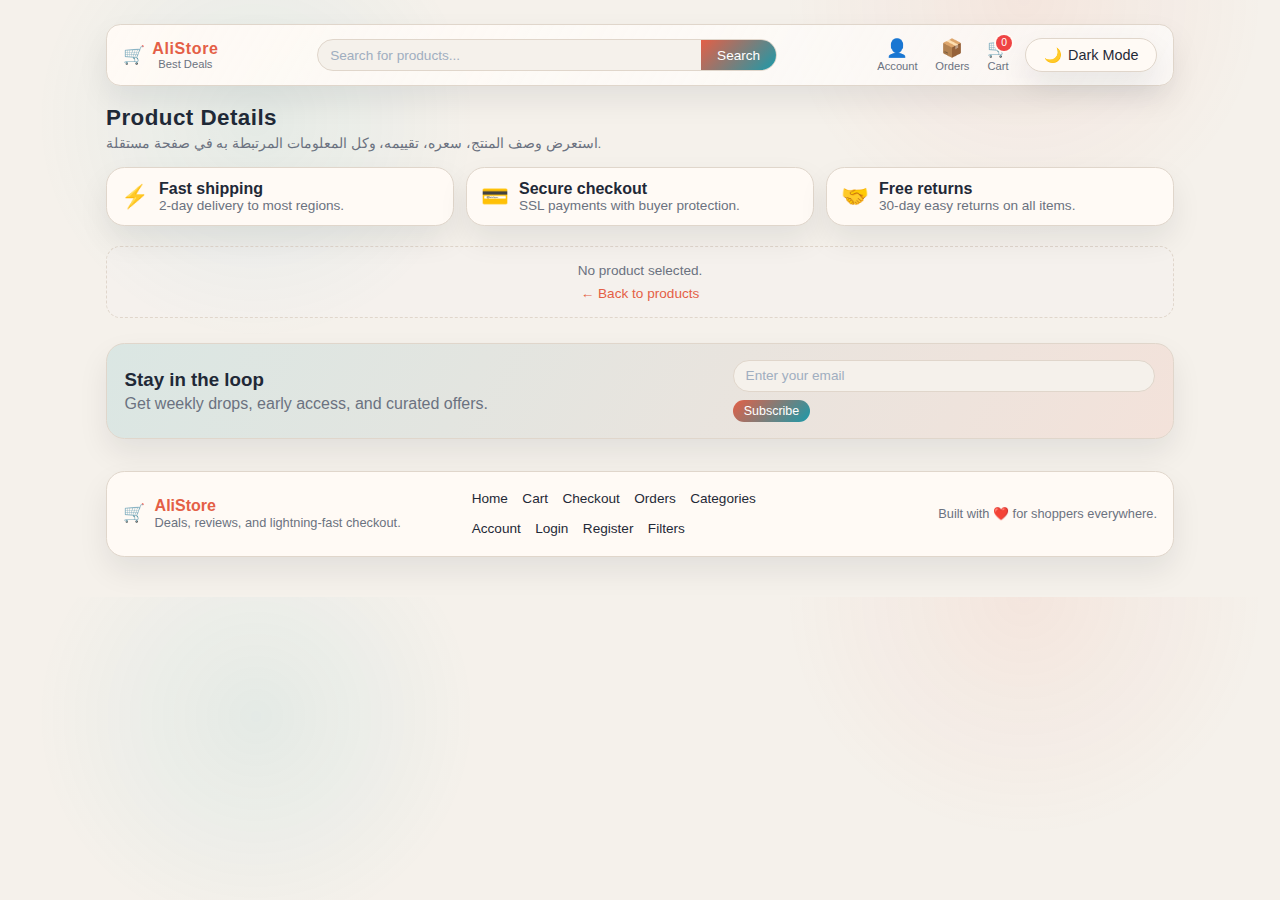
<file: product.html>
<!DOCTYPE html>
<html lang="en">
  <head>
    <meta charset="UTF-8" />
    <title>AliStore – Product Details</title>
    <meta name="viewport" content="width=device-width, initial-scale=1" />
    <link rel="stylesheet" href="style.css" />
  </head>
  <body>
    <div class="app">
      <nav class="navbar">
        <a class="navbar-left navbar-logo-link" href="index.html" aria-label="Go to home">
          <span class="navbar-logo">🛒</span>
          <div class="navbar-brand">
            <span class="navbar-brand-main">AliStore</span>
            <span class="navbar-brand-sub">Best Deals</span>
          </div>
        </a>

        <div class="navbar-center">
          <div class="navbar-search">
            <input
              type="text"
              class="navbar-search-input"
              placeholder="Search for products..."
              disabled
            />
            <button class="navbar-search-btn" disabled>Search</button>
          </div>
        </div>

        <div class="navbar-right">
          <a class="navbar-action" href="account.html">
            <span class="navbar-action-icon">👤</span>
            <span class="navbar-action-text">Account</span>
          </a>
          <a class="navbar-action" href="orders.html">
            <span class="navbar-action-icon">📦</span>
            <span class="navbar-action-text">Orders</span>
          </a>
          <a class="navbar-action" href="cart.html" id="cartButton">
            <span class="navbar-action-icon">🛒</span>
            <span class="navbar-action-text">Cart</span>
            <span class="cart-count-badge" id="cartCount" hidden>0</span>
          </a>
          <button id="modeToggle" class="mode-toggle">
            <span class="mode-toggle-icon">🌙</span>
            <span id="modeToggleText">Dark Mode</span>
          </button>
        </div>
      </nav>

      <header>
        <div class="title-group">
          <h1 id="pageTitle">Product Details</h1>
          <p>
            استعرض وصف المنتج، سعره، تقييمه، وكل المعلومات المرتبطة به في صفحة
            مستقلة.
          </p>
        </div>
      </header>

      <section class="advantages-bar" aria-label="Store advantages">
        <div class="advantage-item">
          <span class="advantage-icon">⚡</span>
          <div>
            <div class="advantage-title">Fast shipping</div>
            <div class="advantage-desc">2-day delivery to most regions.</div>
          </div>
        </div>
        <div class="advantage-item">
          <span class="advantage-icon">💳</span>
          <div>
            <div class="advantage-title">Secure checkout</div>
            <div class="advantage-desc">SSL payments with buyer protection.</div>
          </div>
        </div>
        <div class="advantage-item">
          <span class="advantage-icon">🤝</span>
          <div>
            <div class="advantage-title">Free returns</div>
            <div class="advantage-desc">30-day easy returns on all items.</div>
          </div>
        </div>
      </section>

      <section class="product-detail">
        <div id="productLoading" class="loading">Loading product...</div>
        <div id="productError" class="empty-state" hidden>
          <span id="productErrorText">
            تعذّر العثور على هذا المنتج. جرّب العودة للصفحة الرئيسية.
          </span>
          <br />
          <a href="index.html" class="btn-ghost-link">← Back to products</a>
        </div>

        <article id="productCard" class="product-detail-card" hidden>
          <div class="product-detail-hero">
            <div class="product-detail-image-wrapper">
              <img
                id="productImage"
                class="product-detail-image"
                alt="Product image"
              />
            </div>

            <div class="product-detail-body">
              <p id="productCategory" class="product-detail-category"></p>
              <h2 id="productTitle" class="product-detail-title"></h2>
              <div id="productRating" class="product-detail-rating"></div>
              <p id="productDescription" class="product-detail-description"></p>

              <div class="product-detail-meta">
                <div class="product-detail-price">
                  <span>Price</span>
                  <strong id="productPrice"></strong>
                </div>
                <div class="product-detail-actions">
                  <button id="productAddToCart" class="btn-add-cart" type="button">
                    Add to cart
                  </button>
                  <a href="index.html" class="btn-ghost-link">← Back to products</a>
                </div>
              </div>
            </div>
          </div>
        </article>
      </section>

      <section class="newsletter-card" aria-label="Newsletter signup">
        <div>
          <h3>Stay in the loop</h3>
          <p>Get weekly drops, early access, and curated offers.</p>
        </div>
        <form class="newsletter-form">
          <input
            type="email"
            name="email"
            placeholder="Enter your email"
            required
            class="filter-input"
          />
          <button type="submit" class="btn-add-cart">Subscribe</button>
        </form>
      </section>

      <footer class="site-footer">
        <div class="footer-brand">
          <span class="navbar-logo">🛒</span>
          <div>
            <div class="footer-title">AliStore</div>
            <div class="footer-subtitle">Deals, reviews, and lightning-fast checkout.</div>
          </div>
        </div>
        <div class="footer-links">
          <a href="index.html">Home</a>
          <a href="cart.html">Cart</a>
          <a href="payment.html">Checkout</a>
          <a href="orders.html">Orders</a>
          <a href="categories.html">Categories</a>
          <a href="account.html">Account</a>
          <a href="login.html">Login</a>
          <a href="register.html">Register</a>
          <a href="index.html#filters">Filters</a>
        </div>
        <div class="footer-note">Built with ❤️ for shoppers everywhere.</div>
      </footer>
    </div>

    <script src="product.js"></script>
  </body>
</html>
</file>
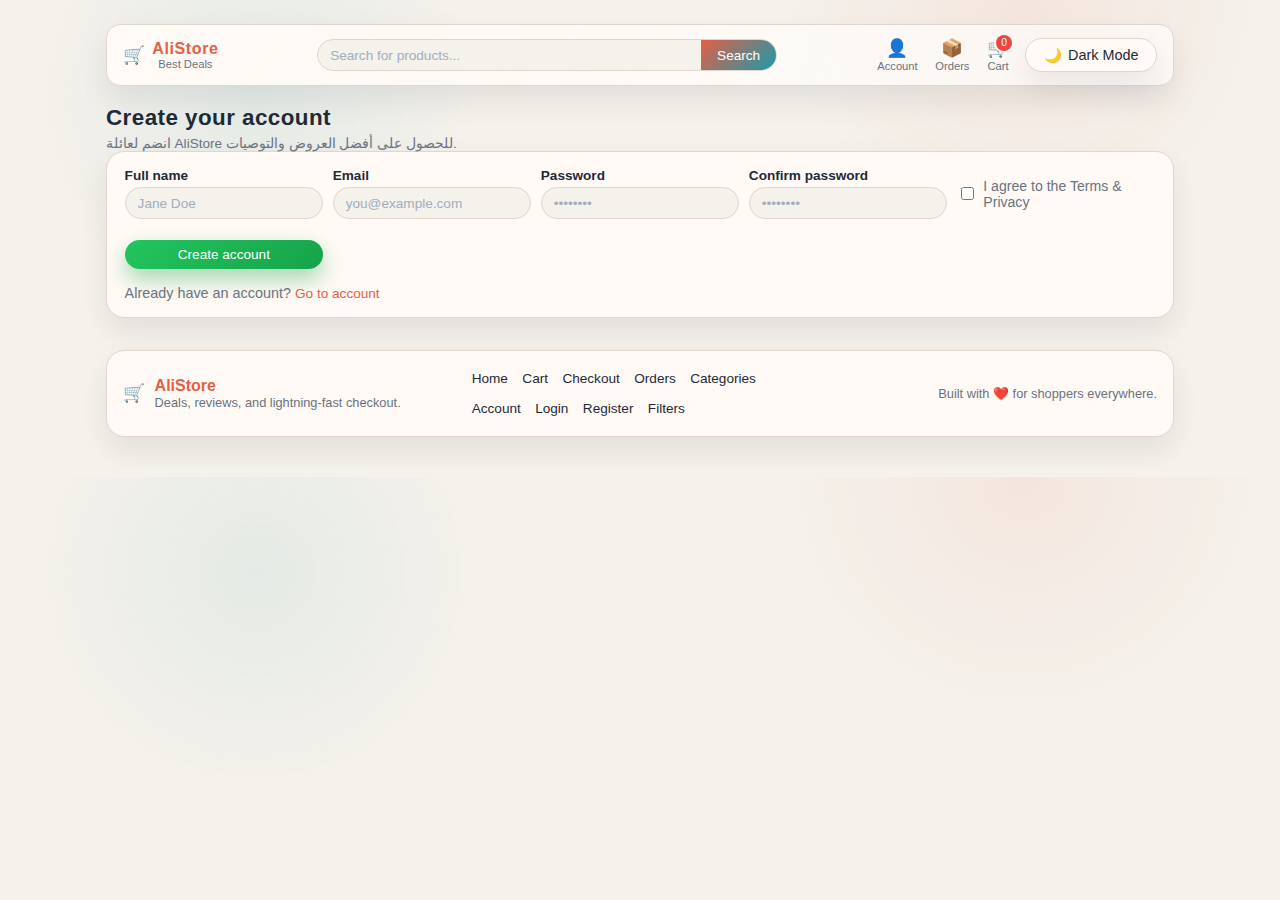
<file: register.html>
<!DOCTYPE html>
<html lang="en">
  <head>
    <meta charset="UTF-8" />
    <title>AliStore – Register</title>
    <meta name="viewport" content="width=device-width, initial-scale=1" />
    <link rel="stylesheet" href="style.css" />
  </head>
  <body>
    <div class="app">
      <nav class="navbar">
        <a class="navbar-left navbar-logo-link" href="index.html" aria-label="Go to home">
          <span class="navbar-logo">🛒</span>
          <div class="navbar-brand">
            <span class="navbar-brand-main">AliStore</span>
            <span class="navbar-brand-sub">Best Deals</span>
          </div>
        </a>

        <div class="navbar-center">
          <div class="navbar-search">
            <input
              type="text"
              class="navbar-search-input"
              placeholder="Search for products..."
              disabled
            />
            <button class="navbar-search-btn" disabled>Search</button>
          </div>
        </div>

        <div class="navbar-right">
          <a class="navbar-action" href="account.html">
            <span class="navbar-action-icon">👤</span>
            <span class="navbar-action-text">Account</span>
          </a>
          <a class="navbar-action" href="orders.html">
            <span class="navbar-action-icon">📦</span>
            <span class="navbar-action-text">Orders</span>
          </a>
          <a class="navbar-action" href="cart.html" id="cartButton">
            <span class="navbar-action-icon">🛒</span>
            <span class="navbar-action-text">Cart</span>
            <span class="cart-count-badge" id="cartCount" hidden>0</span>
          </a>
          <button id="modeToggle" class="mode-toggle">
            <span class="mode-toggle-icon">🌙</span>
            <span id="modeToggleText">Dark Mode</span>
          </button>
        </div>
      </nav>

      <header>
        <div class="title-group">
          <h1>Create your account</h1>
          <p>انضم لعائلة AliStore للحصول على أفضل العروض والتوصيات.</p>
        </div>
      </header>

      <section class="auth-card">
        <form class="form-grid">
          <label class="form-field">
            <span>Full name</span>
            <input type="text" class="filter-input" placeholder="Jane Doe" required />
          </label>
          <label class="form-field">
            <span>Email</span>
            <input type="email" class="filter-input" placeholder="you@example.com" required />
          </label>
          <label class="form-field">
            <span>Password</span>
            <input type="password" class="filter-input" placeholder="••••••••" required />
          </label>
          <label class="form-field">
            <span>Confirm password</span>
            <input type="password" class="filter-input" placeholder="••••••••" required />
          </label>
          <label class="checkbox-field">
            <input type="checkbox" required />
            <span>I agree to the Terms & Privacy</span>
          </label>
          <button class="btn-checkout full-width" type="submit">Create account</button>
        </form>
        <p class="muted" style="margin-top: 0.6rem">
          Already have an account?
          <a href="account.html" class="btn-ghost-link">Go to account</a>
        </p>
      </section>

      <footer class="site-footer">
        <div class="footer-brand">
          <span class="navbar-logo">🛒</span>
          <div>
            <div class="footer-title">AliStore</div>
            <div class="footer-subtitle">Deals, reviews, and lightning-fast checkout.</div>
          </div>
        </div>
        <div class="footer-links">
          <a href="index.html">Home</a>
          <a href="cart.html">Cart</a>
          <a href="payment.html">Checkout</a>
          <a href="orders.html">Orders</a>
          <a href="categories.html">Categories</a>
          <a href="account.html">Account</a>
          <a href="login.html">Login</a>
          <a href="register.html">Register</a>
          <a href="index.html#filters">Filters</a>
        </div>
        <div class="footer-note">Built with ❤️ for shoppers everywhere.</div>
      </footer>
    </div>

    <script src="page-common.js"></script>
  </body>
</html>
</file>
<file: style.css>
:root {
  --bg-color: #f5f1eb;
  --card-bg: #fffaf5;
  --text-color: #1f2937;
  --muted-text: #6b7280;
  --accent: #e45f46;
  --accent-alt: #1b9aaa;
  --accent-soft: rgba(228, 95, 70, 0.12);
  --border-color: #e0d6cb;
  --shadow-soft: 0 14px 30px rgba(17, 24, 39, 0.08);
  --radius-lg: 1.15rem;
}

body.dark-mode {
  --bg-color: #0f172a;
  --card-bg: #0b1221;
  --text-color: #e5e7eb;
  --muted-text: #9ca3af;
  --accent: #f59e0b;
  --accent-alt: #22c55e;
  --accent-soft: rgba(245, 158, 11, 0.12);
  --border-color: #1f2a44;
  --shadow-soft: 0 12px 32px rgba(0, 0, 0, 0.72);
}

* {
  box-sizing: border-box;
}

body {
  margin: 0;
  font-family: "Segoe UI", "Helvetica Neue", Arial, sans-serif;
  background-color: var(--bg-color);
  background-image: radial-gradient(
      circle at 20% 20%,
      rgba(27, 154, 170, 0.08),
      transparent 220px
    ),
    radial-gradient(
      circle at 80% 0%,
      rgba(228, 95, 70, 0.08),
      transparent 240px
    );
  color: var(--text-color);
  transition: background-color 0.25s ease, color 0.25s ease,
    background-image 0.25s ease;
}

.app {
  max-width: 1100px;
  margin: 0 auto;
  padding: 1.5rem 1rem 2.5rem;
}

.navbar {
  display: flex;
  align-items: center;
  justify-content: space-between;
  gap: 1rem;
  padding: 0.7rem 1rem;
  margin-bottom: 1.2rem;
  border-radius: 0.9rem;
  background: linear-gradient(120deg, var(--card-bg), rgba(255, 255, 255, 0.6));
  border: 1px solid var(--border-color);
  box-shadow: var(--shadow-soft);
  font-size: 0.85rem;
}

.navbar-left {
  display: flex;
  align-items: center;
  gap: 0.45rem;
}

.navbar-logo-link {
  text-decoration: none;
  color: inherit;
}

.navbar-logo {
  font-size: 1.1rem;
}

.navbar-brand {
  display: flex;
  align-items: center;
  flex-direction: column;
  line-height: 1.1;
}

.navbar-brand-main {
  font-weight: 700;
  letter-spacing: 0.04em;
  font-size: 1rem;
  color: var(--accent);
}

.navbar-brand-sub {
  font-size: 0.7rem;
  color: var(--muted-text);
}

.navbar-center {
  flex: 1;
}

.navbar-search {
  display: flex;
  align-items: stretch;
  max-width: 460px;
  margin: 0 auto;
  background: var(--bg-color);
  border-radius: 999px;
  border: 1px solid var(--border-color);
  overflow: hidden;
}

.navbar-search-input {
  flex: 1;
  border: none;
  background: transparent;
  padding: 0.45rem 0.75rem;
  font-size: 0.85rem;
  color: var(--text-color);
  outline: none;
}

.navbar-search-input::placeholder {
  color: #a0aec0;
}

.navbar-search-btn {
  border: none;
  padding: 0 1rem;
  font-size: 0.85rem;
  cursor: pointer;
  background: linear-gradient(135deg, var(--accent), var(--accent-alt));
  color: #ffffff;
  white-space: nowrap;
  transition: background 0.15s ease, transform 0.1s ease;
}

.navbar-search-btn:hover {
  filter: brightness(0.95);
  transform: translateY(-0.5px);
}

.navbar-right {
  display: flex;
  align-items: center;
  gap: 0.9rem;
}

.navbar-action {
  border: none;
  background: transparent;
  cursor: pointer;
  display: flex;
  flex-direction: column;
  align-items: center;
  font-size: 0.7rem;
  color: var(--muted-text);
  padding: 0.1rem;
  position: relative;
  text-decoration: none;
}

.navbar-action-icon {
  font-size: 1.1rem;
}

.navbar-action-text {
  margin-top: 0.1rem;
}

.cart-count-badge {
  position: absolute;
  top: -0.1rem;
  right: -0.1rem;
  min-width: 1rem;
  height: 1rem;
  border-radius: 999px;
  background: #ef4444;
  color: #ffffff;
  font-size: 0.65rem;
  display: flex;
  align-items: center;
  justify-content: center;
  padding: 0 0.25rem;
  box-shadow: 0 0 0 2px var(--card-bg);
}
}

header {
  display: flex;
  align-items: center;
  justify-content: space-between;
  gap: 1rem;
  margin-bottom: 1.5rem;
}

.title-group h1 {
  margin: 0;
  font-size: 1.4rem;
  letter-spacing: 0.02em;
}

.title-group p {
  margin: 0.25rem 0 0;
  font-size: 0.85rem;
  color: var(--muted-text);
}

.mode-toggle {
  border-radius: 999px;
  padding: 0.45rem 1.1rem;
  border: 1px solid var(--border-color);
  background: var(--card-bg);
  color: var(--text-color);
  font-size: 0.85rem;
  display: inline-flex;
  align-items: center;
  gap: 0.4rem;
  cursor: pointer;
  box-shadow: var(--shadow-soft);
  transition: background 0.2s ease, transform 0.1s ease, box-shadow 0.2s ease,
    border-color 0.2s ease;
}

.mode-toggle span {
  font-size: 0.9rem;
}

.mode-toggle:hover {
  transform: translateY(-1px);
  box-shadow: 0 14px 30px rgba(15, 23, 42, 0.16);
  border-color: var(--accent);
}

.mode-toggle-icon {
  font-size: 1rem;
}

.welcome-banner {
  background: linear-gradient(
    120deg,
    rgba(27, 154, 170, 0.12),
    rgba(228, 95, 70, 0.14)
  );
  border-radius: var(--radius-lg);
  padding: 0.8rem 1rem;
  display: flex;
  align-items: center;
  justify-content: space-between;
  gap: 0.75rem;
  margin-bottom: 1.2rem;
  border: 1px solid rgba(148, 163, 184, 0.5);
}

.welcome-banner-text {
  font-size: 0.85rem;
  line-height: 1.4;
}

.welcome-banner-text strong {
  font-weight: 600;
}

.welcome-close-btn {
  border: none;
  background: transparent;
  font-size: 1.1rem;
  cursor: pointer;
  color: var(--muted-text);
  padding: 0.1rem 0.3rem;
  border-radius: 999px;
  line-height: 1;
}

.welcome-close-btn:hover {
  background: rgba(148, 163, 184, 0.18);
}

.filters-card {
  background: var(--card-bg);
  border-radius: var(--radius-lg);
  padding: 1rem 1rem 1.1rem;
  box-shadow: var(--shadow-soft);
  border: 1px solid var(--border-color);
  margin-bottom: 1.8rem;
}

.filters-header {
  display: flex;
  justify-content: space-between;
  align-items: baseline;
  gap: 1rem;
  margin-bottom: 0.8rem;
}

.filters-header h2 {
  font-size: 1rem;
  margin: 0;
}

.filters-header p {
  margin: 0;
  font-size: 0.78rem;
  color: var(--muted-text);
}

.filters-grid {
  display: grid;
  grid-template-columns: repeat(auto-fit, minmax(160px, 1fr));
  gap: 0.7rem;
  align-items: flex-end;
}

.filter-group label {
  display: block;
  font-size: 0.78rem;
  margin-bottom: 0.25rem;
  color: var(--muted-text);
}

.filter-input,
.filter-select {
  width: 100%;
  border-radius: 999px;
  border: 1px solid var(--border-color);
  padding: 0.45rem 0.75rem;
  font-size: 0.85rem;
  background: var(--bg-color);
  color: var(--text-color);
  outline: none;
  transition: border-color 0.2s ease, box-shadow 0.2s ease, background 0.2s ease;
}

.filter-input:focus,
.filter-select:focus {
  border-color: var(--accent);
  box-shadow: 0 0 0 1px var(--accent-soft);
  background: var(--card-bg);
}

.filter-input::placeholder {
  color: #a0aec0;
}

.filters-actions {
  display: flex;
  align-items: center;
  justify-content: space-between;
  gap: 0.5rem;
  margin-top: 0.6rem;
  flex-wrap: wrap;
}

.filters-actions-left {
  display: flex;
  align-items: center;
  gap: 0.5rem;
  flex-wrap: wrap;
  font-size: 0.8rem;
  color: var(--muted-text);
}

.filters-actions-right {
  display: flex;
  align-items: center;
  gap: 0.5rem;
}

.btn-reset {
  border-radius: 999px;
  padding: 0.35rem 0.9rem;
  font-size: 0.8rem;
  border: none;
  cursor: pointer;
  background: rgba(148, 163, 184, 0.2);
  color: var(--text-color);
  display: inline-flex;
  align-items: center;
  gap: 0.35rem;
  transition: background 0.15s ease, transform 0.1s ease;
}

.btn-reset:hover {
  background: rgba(148, 163, 184, 0.35);
  transform: translateY(-0.5px);
}

.view-toggle {
  display: inline-flex;
  border-radius: 999px;
  border: 1px solid var(--border-color);
  overflow: hidden;
  background: var(--card-bg);
}

.view-btn {
  border: none;
  padding: 0.25rem 0.7rem;
  font-size: 0.8rem;
  cursor: pointer;
  background: transparent;
  color: var(--text-color);
  display: inline-flex;
  align-items: center;
  gap: 0.25rem;
  transition: background 0.15s ease, color 0.15s ease;
}

.view-btn.is-active {
  background: var(--accent-soft);
  color: var(--accent);
}

.products-section-header {
  display: flex;
  justify-content: space-between;
  align-items: baseline;
  gap: 1rem;
  margin-bottom: 0.7rem;
}

.products-section-header h2 {
  margin: 0;
  font-size: 1rem;
}

.products-count {
  margin: 0;
  font-size: 0.8rem;
  color: var(--muted-text);
}

.products-grid {
  display: grid;
  grid-template-columns: repeat(auto-fit, minmax(210px, 1fr));
  gap: 1rem;
}

.products-list {
  display: flex;
  flex-direction: column;
  gap: 0.75rem;
}

.product-card {
  background: var(--card-bg);
  border-radius: 1rem;
  border: 1px solid var(--border-color);
  box-shadow: var(--shadow-soft);
  padding: 0.8rem;
  display: flex;
  flex-direction: column;
  gap: 0.5rem;
  transition: transform 0.12s ease, box-shadow 0.12s ease,
    border-color 0.12s ease;
}

.products-list .product-card {
  flex-direction: row;
  align-items: flex-start;
}

.product-card:hover {
  transform: translateY(-2px);
  box-shadow: 0 16px 35px rgba(15, 23, 42, 0.18);
  border-color: var(--accent-soft);
}

.product-image-wrapper {
  width: 100%;
  padding: 0.5rem;
  border-radius: 0.9rem;
  background: linear-gradient(
    135deg,
    rgba(27, 154, 170, 0.1),
    rgba(228, 95, 70, 0.08)
  );
  display: flex;
  align-items: center;
  justify-content: center;
  min-height: 150px;
}

.products-list .product-image-wrapper {
  max-width: 140px;
  min-height: 100px;
  flex-shrink: 0;
}

.product-image {
  max-height: 140px;
  max-width: 100%;
  object-fit: contain;
}

.product-title {
  font-size: 0.9rem;
  margin: 0.2rem 0 0.15rem;
  font-weight: 600;
  line-height: 1.3;
}

.product-category {
  font-size: 0.78rem;
  color: var(--muted-text);
  margin: 0;
}

.product-footer {
  display: flex;
  align-items: center;
  justify-content: space-between;
  gap: 0.35rem;
  flex-wrap: wrap;
  margin-top: 0.35rem;
}

.product-price {
  font-weight: 600;
  font-size: 0.95rem;
}

.product-price span {
  font-size: 0.8rem;
  color: var(--muted-text);
  margin-right: 0.15rem;
}

.product-rating-badge {
  font-size: 0.78rem;
  padding: 0.2rem 0.55rem;
  border-radius: 999px;
  background: rgba(234, 179, 8, 0.12);
  border: 1px solid rgba(234, 179, 8, 0.4);
  white-space: nowrap;
}

.btn-details {
  border-radius: 999px;
  border: 1px solid var(--border-color);
  padding: 0.25rem 0.7rem;
  font-size: 0.78rem;
  cursor: pointer;
  background: var(--card-bg);
  color: var(--text-color);
  transition: background 0.15s ease, transform 0.1s ease,
    border-color 0.15s ease;
}

.btn-details:hover {
  background: var(--accent-soft);
  border-color: var(--accent);
  transform: translateY(-0.5px);
}

.btn-add-cart {
  border-radius: 999px;
  border: none;
  padding: 0.25rem 0.7rem;
  font-size: 0.78rem;
  cursor: pointer;
  background: linear-gradient(135deg, var(--accent), var(--accent-alt));
  color: #ffffff;
  transition: background 0.15s ease, transform 0.1s ease;
}

.btn-add-cart:hover {
  filter: brightness(0.95);
  transform: translateY(-0.5px);
}

.product-extra {
  margin-top: 0.4rem;
  font-size: 0.8rem;
  color: var(--muted-text);
  line-height: 1.4;
}

.products-list .product-extra {
  margin-top: 0.2rem;
}

.product-description {
  margin: 0;
}

.empty-state {
  margin-top: 1rem;
  padding: 1rem;
  border-radius: 0.9rem;
  background: rgba(248, 250, 252, 0.1);
  border: 1px dashed var(--border-color);
  font-size: 0.85rem;
  text-align: center;
  color: var(--muted-text);
}

.btn-ghost-link {
  display: inline-flex;
  align-items: center;
  gap: 0.25rem;
  margin-top: 0.5rem;
  font-size: 0.85rem;
  text-decoration: none;
  color: var(--accent);
}

.btn-ghost-link:hover {
  text-decoration: underline;
}

.advantages-bar {
  display: grid;
  grid-template-columns: repeat(auto-fit, minmax(220px, 1fr));
  gap: 0.75rem;
  margin: 1rem 0 1.2rem;
}

.advantage-item {
  background: var(--card-bg);
  border-radius: var(--radius-lg);
  border: 1px solid var(--border-color);
  box-shadow: var(--shadow-soft);
  padding: 0.75rem 0.9rem;
  display: flex;
  gap: 0.6rem;
  align-items: center;
}

.advantage-icon {
  font-size: 1.4rem;
}

.advantage-title {
  font-weight: 700;
  color: var(--text-color);
}

.advantage-desc {
  font-size: 0.85rem;
  color: var(--muted-text);
}

.cart-page {
  margin-top: 1rem;
}

.cart-content {
  display: grid;
  grid-template-columns: minmax(0, 2fr) minmax(260px, 1fr);
  gap: 1.2rem;
  align-items: flex-start;
}

.cart-items {
  display: flex;
  flex-direction: column;
  gap: 0.75rem;
}

.cart-item {
  background: var(--card-bg);
  border-radius: 0.9rem;
  border: 1px solid var(--border-color);
  box-shadow: var(--shadow-soft);
  padding: 0.75rem;
  display: flex;
  gap: 0.75rem;
}

.cart-item-image-wrapper {
  width: 96px;
  min-height: 80px;
  border-radius: 0.7rem;
  background: linear-gradient(
    135deg,
    rgba(148, 163, 184, 0.12),
    rgba(148, 163, 184, 0.03)
  );
  display: flex;
  align-items: center;
  justify-content: center;
  flex-shrink: 0;
}

.cart-item-image {
  max-height: 80px;
  max-width: 100%;
  object-fit: contain;
}

.cart-item-info {
  flex: 1;
  display: flex;
  flex-direction: column;
  gap: 0.3rem;
}

.cart-item-title {
  margin: 0;
  font-size: 0.9rem;
  font-weight: 600;
}

.cart-item-meta {
  margin: 0;
  font-size: 0.78rem;
  color: var(--muted-text);
}

.cart-item-bottom {
  display: flex;
  align-items: flex-start;
  justify-content: space-between;
  gap: 0.75rem;
  margin-top: 0.2rem;
}

.qty-controls {
  display: inline-flex;
  align-items: center;
  gap: 0.2rem;
  border: 1px solid var(--border-color);
  border-radius: 999px;
  padding: 0.15rem;
  background: var(--card-bg);
}

.qty-btn {
  border: none;
  background: transparent;
  padding: 0.2rem 0.55rem;
  cursor: pointer;
  font-size: 1rem;
  color: var(--text-color);
}

.qty-input {
  width: 3rem;
  border: none;
  text-align: center;
  font-size: 0.85rem;
  background: transparent;
  color: var(--text-color);
}

.qty-input:focus {
  outline: none;
}

.cart-item-qty {
  font-size: 0.8rem;
  color: var(--muted-text);
}

.cart-item-price {
  font-weight: 600;
  font-size: 0.9rem;
}

.cart-skeleton {
  display: grid;
  gap: 0.6rem;
  margin: 0.6rem 0;
}

.cart-skeleton-item {
  display: grid;
  grid-template-columns: auto 1fr;
  gap: 0.6rem;
  align-items: center;
}

.skeleton {
  background: linear-gradient(
    90deg,
    rgba(148, 163, 184, 0.25),
    rgba(148, 163, 184, 0.4),
    rgba(148, 163, 184, 0.25)
  );
  background-size: 200% 100%;
  border-radius: 0.5rem;
  animation: pulse 1.4s ease-in-out infinite;
}

.skeleton.thumb {
  width: 70px;
  height: 70px;
}

.skeleton.text {
  height: 14px;
}

.skeleton.text.short {
  width: 60%;
}

@keyframes pulse {
  0% {
    background-position: 15% 0;
  }
  50% {
    background-position: 85% 0;
  }
  100% {
    background-position: 15% 0;
  }
}

.cart-item-remove {
  border-radius: 999px;
  border: 1px solid var(--border-color);
  padding: 0.2rem 0.6rem;
  font-size: 0.78rem;
  cursor: pointer;
  background: var(--card-bg);
  color: var(--muted-text);
  transition: background 0.15s ease, transform 0.1s ease,
    border-color 0.15s ease, color 0.15s ease;
}

.cart-item-remove:hover {
  background: rgba(248, 113, 113, 0.12);
  border-color: rgba(248, 113, 113, 0.6);
  color: #b91c1c;
  transform: translateY(-0.5px);
}

.cart-summary {
  background: var(--card-bg);
  border-radius: 0.9rem;
  border: 1px solid var(--border-color);
  box-shadow: var(--shadow-soft);
  padding: 0.9rem;
  font-size: 0.85rem;
}

.cart-summary h2 {
  margin: 0 0 0.6rem;
  font-size: 0.95rem;
}

.cart-summary-row {
  display: flex;
  justify-content: space-between;
  margin-bottom: 0.3rem;
}

.promo-box {
  margin: 0.75rem 0;
}

.promo-box label {
  display: block;
  font-size: 0.8rem;
  color: var(--muted-text);
  margin-bottom: 0.25rem;
}

.promo-inline {
  display: flex;
  gap: 0.4rem;
  align-items: center;
}

.promo-inline .filter-input {
  flex: 1;
  min-width: 0;
}

.promo-inline button {
  white-space: nowrap;
}

.promo-feedback {
  font-size: 0.82rem;
  margin-top: 0.3rem;
}

.promo-feedback.success {
  color: #16a34a;
}

.promo-feedback.error {
  color: #b91c1c;
}

.btn-checkout {
  width: 100%;
  margin-top: 0.7rem;
  border-radius: 999px;
  border: none;
  padding: 0.45rem 0.9rem;
  font-size: 0.85rem;
  cursor: pointer;
  background: linear-gradient(135deg, #22c55e, #16a34a);
  color: #ffffff;
  transition: transform 0.1s ease, box-shadow 0.15s ease;
  box-shadow: 0 10px 22px rgba(22, 163, 74, 0.4);
}

.btn-checkout:hover {
  transform: translateY(-1px);
  box-shadow: 0 14px 26px rgba(22, 163, 74, 0.5);
}

.site-footer {
  margin-top: 2rem;
  padding: 1.2rem 1rem;
  border-radius: var(--radius-lg);
  border: 1px solid var(--border-color);
  background: var(--card-bg);
  box-shadow: var(--shadow-soft);
  display: grid;
  grid-template-columns: repeat(auto-fit, minmax(180px, 1fr));
  gap: 0.75rem;
  align-items: center;
  font-size: 0.85rem;
}

.footer-brand {
  display: flex;
  align-items: center;
  gap: 0.6rem;
}

.footer-title {
  font-weight: 700;
  font-size: 1rem;
  color: var(--accent);
}

.footer-subtitle {
  font-size: 0.8rem;
  color: var(--muted-text);
}

.footer-links {
  display: inline-flex;
  gap: 0.9rem;
  flex-wrap: wrap;
}

.footer-links a {
  color: var(--text-color);
  text-decoration: none;
  border-bottom: 1px dashed transparent;
  transition: color 0.15s ease, border-color 0.15s ease;
}

.footer-links a:hover {
  color: var(--accent);
  border-color: var(--accent);
}

.footer-note {
  color: var(--muted-text);
  text-align: right;
  font-size: 0.8rem;
}

.collection-grid {
  display: grid;
  grid-template-columns: repeat(auto-fit, minmax(190px, 1fr));
  gap: 0.9rem;
  margin-bottom: 1.4rem;
}

.collection-card {
  background: var(--card-bg);
  border-radius: var(--radius-lg);
  border: 1px solid var(--border-color);
  padding: 0.9rem;
  box-shadow: var(--shadow-soft);
}

.collection-card h3 {
  margin: 0.2rem 0 0.3rem;
}

.collection-card p {
  margin: 0;
  color: var(--muted-text);
  font-size: 0.9rem;
}

.collection-label {
  display: inline-block;
  padding: 0.15rem 0.55rem;
  border-radius: 999px;
  background: var(--accent-soft);
  color: var(--accent);
  font-size: 0.75rem;
  border: 1px solid var(--border-color);
}

.newsletter-card {
  margin: 1.6rem 0;
  padding: 1rem 1.1rem;
  border-radius: var(--radius-lg);
  border: 1px solid var(--border-color);
  box-shadow: var(--shadow-soft);
  background: linear-gradient(
    120deg,
    rgba(27, 154, 170, 0.12),
    rgba(228, 95, 70, 0.1)
  );
  display: grid;
  grid-template-columns: 1.4fr 1fr;
  align-items: center;
  gap: 1rem;
}

.newsletter-card h3 {
  margin: 0 0 0.25rem;
}

.newsletter-card p {
  margin: 0;
  color: var(--muted-text);
}

.newsletter-form {
  display: flex;
  gap: 0.5rem;
  flex-wrap: wrap;
}

.page-card {
  background: var(--card-bg);
  border-radius: var(--radius-lg);
  border: 1px solid var(--border-color);
  box-shadow: var(--shadow-soft);
  padding: 1rem 1.1rem;
  margin-bottom: 1rem;
}

.section-header {
  display: flex;
  align-items: center;
  justify-content: space-between;
  gap: 0.6rem;
  flex-wrap: wrap;
  margin-bottom: 0.6rem;
}

.section-header h2 {
  margin: 0;
}

.muted {
  color: var(--muted-text);
  font-size: 0.9rem;
  margin: 0;
}

.orders-list {
  display: grid;
  grid-template-columns: repeat(auto-fit, minmax(260px, 1fr));
  gap: 0.75rem;
  margin-top: 0.5rem;
}

.order-card {
  background: var(--card-bg);
  border-radius: var(--radius-lg);
  border: 1px solid var(--border-color);
  box-shadow: var(--shadow-soft);
  padding: 0.8rem;
  display: flex;
  flex-direction: column;
  gap: 0.35rem;
}

.order-card-header {
  display: flex;
  align-items: center;
  justify-content: space-between;
}

.order-id {
  font-weight: 700;
}

.order-meta {
  color: var(--muted-text);
  font-size: 0.85rem;
}

.order-items {
  margin: 0;
  padding-left: 1rem;
  color: var(--muted-text);
  font-size: 0.9rem;
}

.order-total-row {
  display: flex;
  justify-content: space-between;
  align-items: center;
  margin-top: 0.2rem;
}

.order-actions {
  display: flex;
  gap: 0.5rem;
  margin-top: 0.2rem;
  flex-wrap: wrap;
}

.status-pill {
  padding: 0.2rem 0.55rem;
  border-radius: 999px;
  border: 1px solid var(--border-color);
  font-size: 0.78rem;
}

.status-info {
  background: rgba(37, 99, 235, 0.12);
  border-color: rgba(37, 99, 235, 0.4);
  color: #1d4ed8;
}

.status-warn {
  background: rgba(245, 158, 11, 0.12);
  border-color: rgba(245, 158, 11, 0.5);
  color: #b45309;
}

.status-success {
  background: rgba(34, 197, 94, 0.12);
  border-color: rgba(34, 197, 94, 0.5);
  color: #166534;
}

.order-track {
  display: flex;
  gap: 0.5rem;
  flex-wrap: wrap;
}

.category-section {
  margin: 1rem 0;
}

.category-grid {
  display: grid;
  grid-template-columns: repeat(auto-fit, minmax(220px, 1fr));
  gap: 0.75rem;
}

.category-card {
  background: var(--card-bg);
  border-radius: var(--radius-lg);
  border: 1px solid var(--border-color);
  box-shadow: var(--shadow-soft);
  padding: 0.85rem;
}

.category-card h3 {
  margin: 0 0 0.2rem;
}

.category-card p {
  margin: 0 0 0.4rem;
  color: var(--muted-text);
}

.auth-card {
  background: var(--card-bg);
  border-radius: var(--radius-lg);
  border: 1px solid var(--border-color);
  box-shadow: var(--shadow-soft);
  padding: 1rem 1.1rem;
}

.checkout-page {
  display: grid;
  grid-template-columns: minmax(0, 1.6fr) minmax(280px, 1fr);
  gap: 1rem;
  align-items: start;
}

.checkout-form-card,
.order-summary-card {
  background: var(--card-bg);
  border-radius: var(--radius-lg);
  border: 1px solid var(--border-color);
  box-shadow: var(--shadow-soft);
  padding: 1rem 1.1rem;
}

.form-section {
  margin-bottom: 1rem;
}

.form-section-title {
  font-weight: 700;
  margin-bottom: 0.4rem;
}

.form-grid {
  display: grid;
  grid-template-columns: repeat(auto-fit, minmax(180px, 1fr));
  gap: 0.6rem;
}

.form-field {
  display: flex;
  flex-direction: column;
  gap: 0.25rem;
  font-size: 0.85rem;
  color: var(--muted-text);
}

.form-field span {
  color: var(--text-color);
  font-weight: 600;
}

.radio-card {
  border: 1px solid var(--border-color);
  border-radius: 0.8rem;
  padding: 0.45rem 0.65rem;
  display: grid;
  grid-template-columns: auto 1fr;
  gap: 0.5rem;
  align-items: center;
  cursor: pointer;
  background: var(--card-bg);
  transition: border-color 0.15s ease, box-shadow 0.15s ease;
}

.radio-card:hover {
  border-color: var(--accent);
  box-shadow: 0 8px 18px rgba(0, 0, 0, 0.08);
}

.radio-card input {
  width: 1rem;
  height: 1rem;
}

.radio-title {
  font-weight: 700;
  color: var(--text-color);
}

.radio-desc {
  font-size: 0.85rem;
  color: var(--muted-text);
}

.shipping-methods {
  display: grid;
  grid-template-columns: repeat(auto-fit, minmax(200px, 1fr));
  gap: 0.5rem;
  margin-top: 0.4rem;
}

.checkbox-field {
  display: inline-flex;
  align-items: center;
  gap: 0.4rem;
  font-size: 0.88rem;
  color: var(--muted-text);
}

.alert-success {
  background: rgba(34, 197, 94, 0.12);
  border: 1px solid rgba(34, 197, 94, 0.5);
  color: #166534;
  border-radius: 0.8rem;
  padding: 0.6rem 0.75rem;
  margin-bottom: 0.7rem;
}

.order-summary-card .summary-row {
  display: flex;
  justify-content: space-between;
  margin-top: 0.35rem;
}

.summary-total {
  font-weight: 700;
  font-size: 1rem;
}

.summary-items {
  display: flex;
  flex-direction: column;
  gap: 0.6rem;
  margin-bottom: 0.5rem;
}

.summary-item {
  display: grid;
  grid-template-columns: auto 1fr;
  gap: 0.6rem;
  border-bottom: 1px solid var(--border-color);
  padding-bottom: 0.5rem;
}

.summary-item:last-child {
  border-bottom: none;
  padding-bottom: 0;
}

.summary-item-image-wrapper {
  width: 70px;
  height: 70px;
  background: linear-gradient(
    135deg,
    rgba(27, 154, 170, 0.1),
    rgba(228, 95, 70, 0.08)
  );
  border-radius: 0.6rem;
  display: flex;
  align-items: center;
  justify-content: center;
}

.summary-item-image {
  max-height: 60px;
  max-width: 100%;
  object-fit: contain;
}

.summary-item-info {
  display: flex;
  flex-direction: column;
  gap: 0.2rem;
}

.summary-item-title {
  margin: 0;
  font-size: 0.9rem;
  font-weight: 700;
}

.summary-item-meta {
  margin: 0;
  color: var(--muted-text);
  font-size: 0.82rem;
}

.summary-item-bottom {
  display: flex;
  justify-content: space-between;
  font-size: 0.82rem;
}

.summary-item-price {
  font-weight: 600;
}

.btn-checkout.full-width {
  width: 100%;
}

.product-detail {
  margin-top: 1rem;
}

.product-detail-card {
  background: var(--card-bg);
  border-radius: var(--radius-lg);
  border: 1px solid var(--border-color);
  box-shadow: var(--shadow-soft);
  padding: 1rem 1rem 1.2rem;
}

.product-detail-hero {
  display: grid;
  grid-template-columns: minmax(240px, 1fr) minmax(0, 1.5fr);
  gap: 1.2rem;
  align-items: center;
}

.product-detail-image-wrapper {
  border-radius: 1rem;
  background: linear-gradient(
    135deg,
    rgba(148, 163, 184, 0.12),
    rgba(148, 163, 184, 0.03)
  );
  border: 1px solid var(--border-color);
  padding: 1.2rem;
  display: flex;
  align-items: center;
  justify-content: center;
}

.product-detail-image {
  max-height: 240px;
  max-width: 100%;
  object-fit: contain;
}

.product-detail-body {
  display: flex;
  flex-direction: column;
  gap: 0.6rem;
}

.product-detail-category {
  margin: 0;
  font-size: 0.82rem;
  color: var(--muted-text);
}

.product-detail-title {
  margin: 0;
  font-size: 1.3rem;
  line-height: 1.3;
}

.product-detail-rating {
  font-size: 0.9rem;
  color: var(--text-color);
  padding: 0.25rem 0.55rem;
  border-radius: 999px;
  background: rgba(234, 179, 8, 0.12);
  border: 1px solid rgba(234, 179, 8, 0.4);
  display: inline-flex;
  width: fit-content;
}

.product-detail-description {
  margin: 0;
  font-size: 0.95rem;
  color: var(--muted-text);
  line-height: 1.55;
}

.product-detail-meta {
  display: flex;
  align-items: center;
  justify-content: space-between;
  gap: 1rem;
  flex-wrap: wrap;
}

.product-detail-price {
  font-size: 1.1rem;
}

.product-detail-price span {
  display: block;
  font-size: 0.8rem;
  color: var(--muted-text);
}

.product-detail-actions {
  display: flex;
  align-items: center;
  gap: 0.6rem;
  flex-wrap: wrap;
}

.loading {
  margin-top: 1rem;
  text-align: center;
  font-size: 0.9rem;
  color: var(--muted-text);
}

.pagination {
  display: flex;
  justify-content: center;
  align-items: center;
  gap: 0.4rem;
  margin-top: 1.3rem;
  flex-wrap: wrap;
  font-size: 0.85rem;
}

.pagination button {
  min-width: 2.1rem;
  height: 2.1rem;
  border-radius: 999px;
  border: 1px solid var(--border-color);
  background: var(--card-bg);
  color: var(--text-color);
  cursor: pointer;
  padding: 0 0.6rem;
  transition: background 0.15s ease, transform 0.1s ease,
    border-color 0.15s ease;
}

.pagination button:hover {
  background: var(--accent-soft);
  border-color: var(--accent);
  transform: translateY(-0.5px);
}

.pagination button[disabled] {
  opacity: 0.5;
  cursor: default;
  transform: none;
}

.pagination .active-page {
  background: var(--accent);
  border-color: var(--accent);
  color: #ffffff;
}

@media (max-width: 640px) {
  .navbar {
    flex-direction: column;
    align-items: stretch;
  }
  .navbar-center {
    order: 2;
    width: 100%;
  }
  .navbar-right {
    order: 3;
    justify-content: space-between;
  }
  .navbar-search {
    max-width: none;
  }
  header {
    flex-direction: column;
    align-items: flex-start;
  }
  .filters-header {
    flex-direction: column;
    align-items: flex-start;
  }
  .mode-toggle {
    align-self: flex-end;
  }
  .products-list .product-card {
    flex-direction: column;
  }
  .products-list .product-image-wrapper {
    max-width: 100%;
  }
  .product-detail-hero {
    grid-template-columns: 1fr;
  }
  .product-detail-image {
    max-height: 200px;
  }
  .product-detail-meta {
    flex-direction: column;
    align-items: flex-start;
  }
  .site-footer {
    text-align: center;
    grid-template-columns: 1fr;
  }
  .footer-note {
    text-align: center;
  }
  .newsletter-card {
    grid-template-columns: 1fr;
  }
  .checkout-page {
    grid-template-columns: 1fr;
  }
  .orders-list {
    grid-template-columns: 1fr;
  }
  .order-track {
    flex-direction: column;
  }
  .category-grid {
    grid-template-columns: 1fr;
  }
}
</file>
